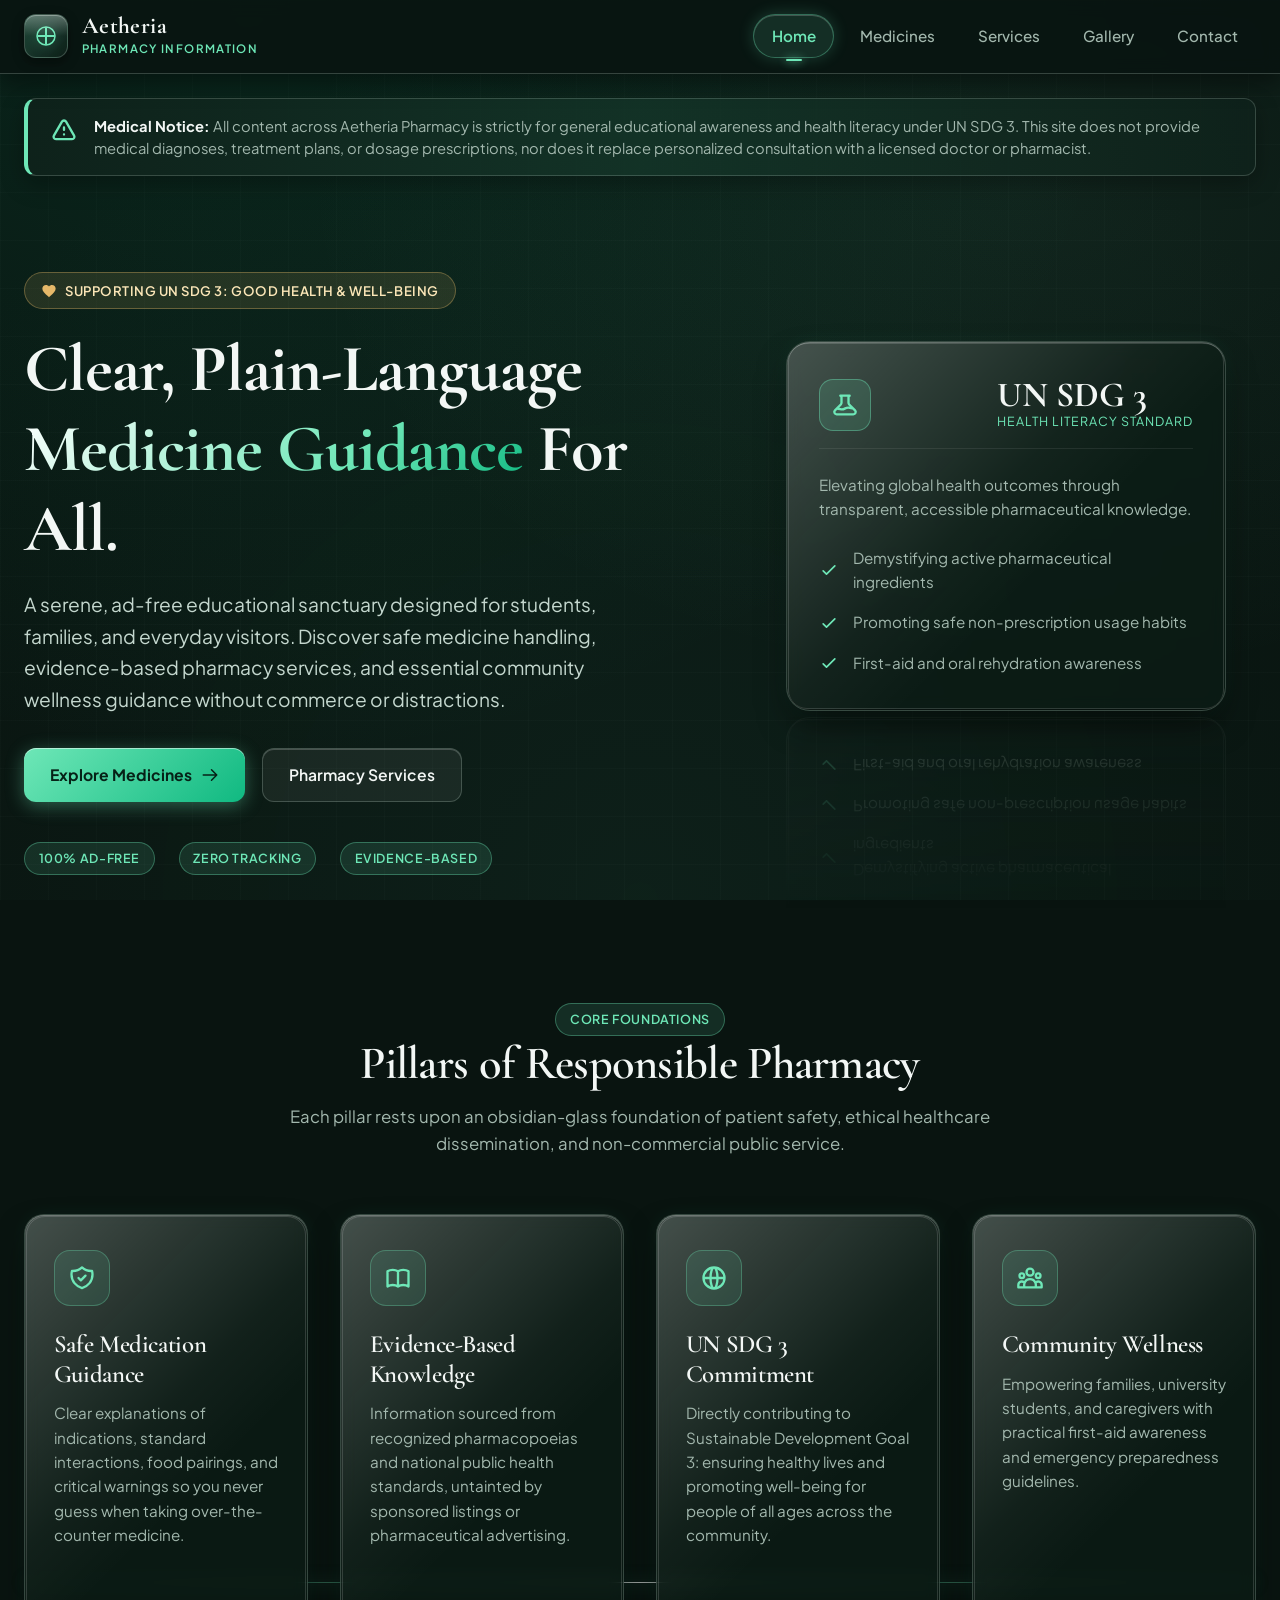
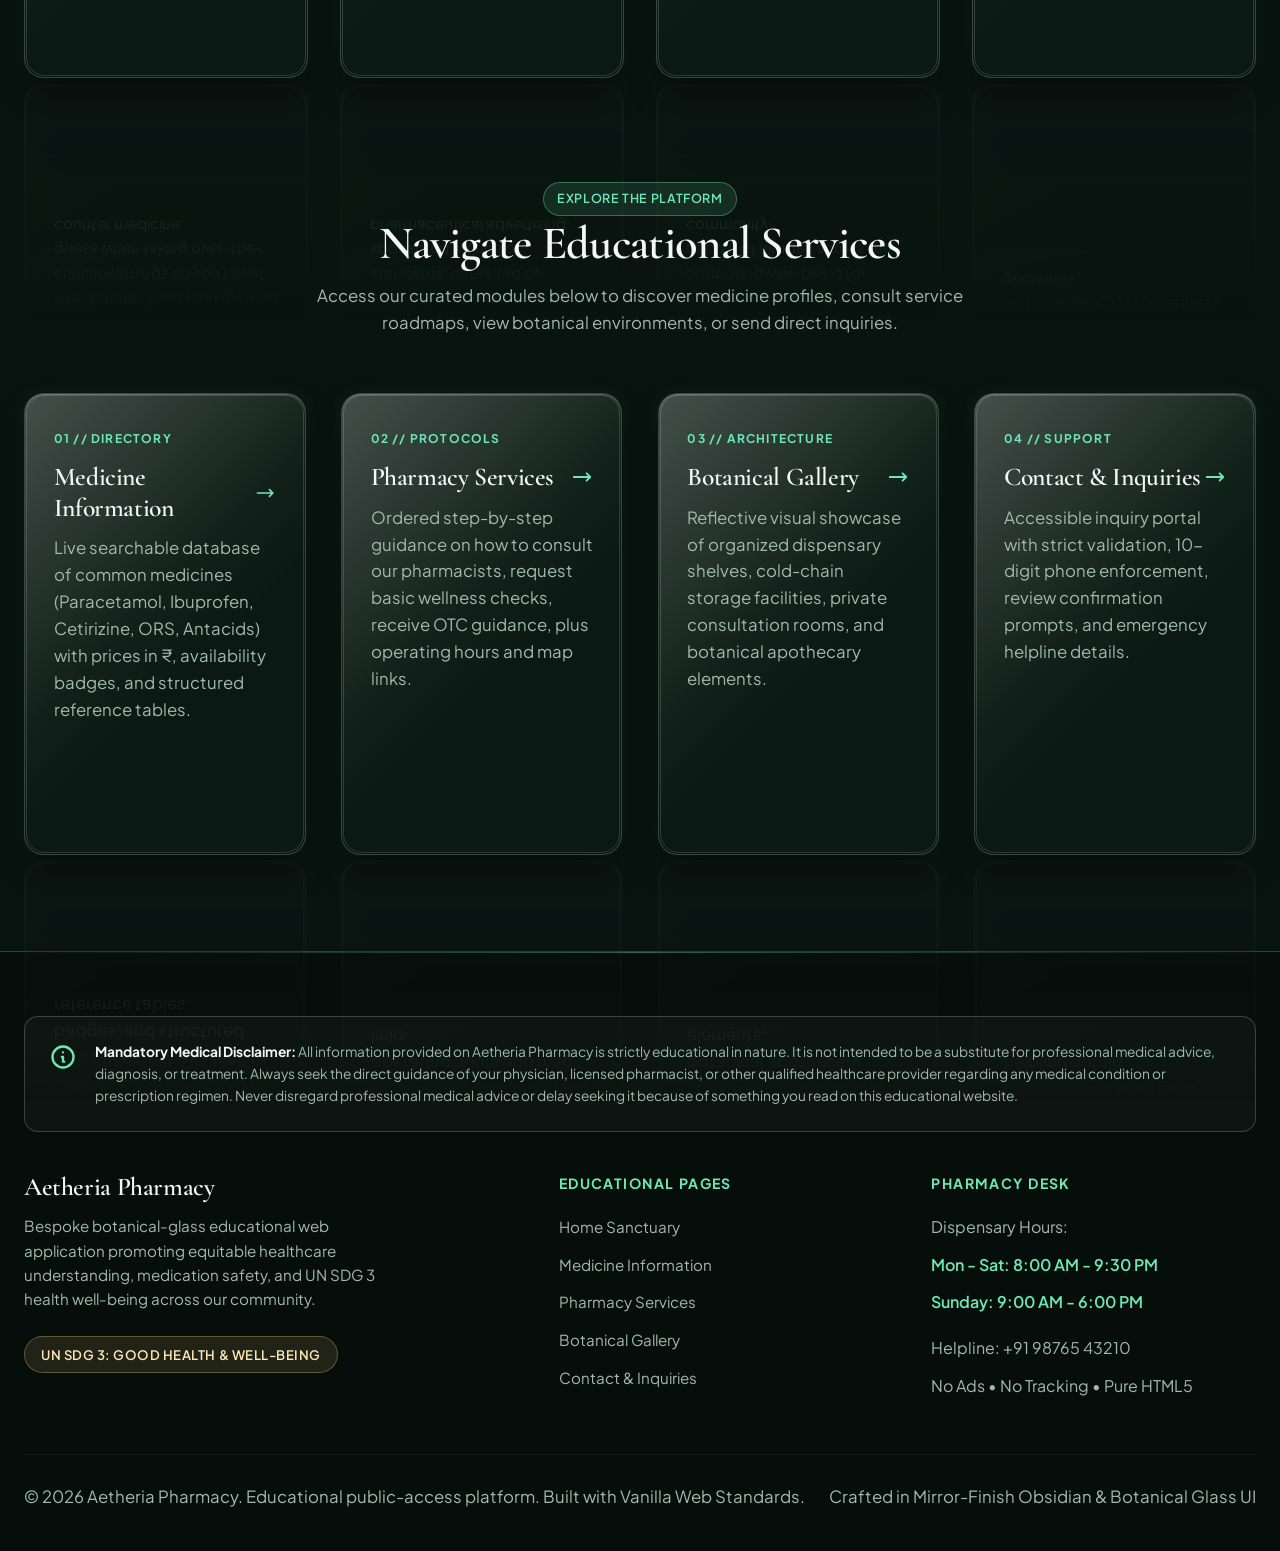
<file: index.html>
<!DOCTYPE html>
<html lang="en">
<head>
  <meta charset="UTF-8">
  <meta name="viewport" content="width=device-width, initial-scale=1.0">
  <meta name="description" content="Aetheria Pharmacy - Mirror-finish botanical glass pharmacy information portal. Providing students, families, and visitors with clear, ad-free, plain-language medicine education supporting UN SDG 3.">
  <title>Aetheria Pharmacy | Mirror-Finish Obsidian & Botanical Health Portal</title>
  <link rel="stylesheet" href="css/styles.css">
</head>
<body>
  <!-- Accessibility Skip Link -->
  <a href="#mainContent" class="skip-link">Skip to main content</a>

  <!-- Sticky Frosted-Mirror Header -->
  <header class="header-mirror" role="banner">
    <div class="container header-inner">
      <a href="index.html" class="brand-link" aria-label="Aetheria Pharmacy Home">
        <div class="brand-emblem" aria-hidden="true">
          <svg viewBox="0 0 24 24">
            <path stroke-linecap="round" stroke-linejoin="round" stroke-width="2" d="M12 4v16m8-8H4"></path>
            <circle cx="12" cy="12" r="9" stroke-width="1.5"></circle>
          </svg>
        </div>
        <div class="brand-meta">
          <span class="brand-title">Aetheria</span>
          <span class="brand-subtitle">Pharmacy Information</span>
        </div>
      </a>

      <!-- Desktop & Mobile Navigation -->
      <nav aria-label="Primary navigation">
        <button class="menu-toggle" type="button" aria-label="Toggle navigation menu" aria-expanded="false" aria-controls="primaryNavMenu">
          <svg viewBox="0 0 24 24" fill="none" stroke="currentColor">
            <path stroke-linecap="round" stroke-linejoin="round" stroke-width="2" d="M4 6h16M4 12h16M4 18h16"></path>
          </svg>
        </button>

        <ul class="nav-menu" id="primaryNavMenu">
          <li><a href="index.html" class="nav-link active">Home</a></li>
          <li><a href="medicines.html" class="nav-link">Medicines</a></li>
          <li><a href="services.html" class="nav-link">Services</a></li>
          <li><a href="gallery.html" class="nav-link">Gallery</a></li>
          <li><a href="contact.html" class="nav-link">Contact</a></li>
        </ul>
      </nav>
    </div>
  </header>

  <!-- Main Content Area -->
  <main id="mainContent" class="main-content">
    
    <!-- Top Medical Disclaimer Banner -->
    <div class="container" style="padding-top: 1.5rem;">
      <aside class="disclaimer-banner" role="note" aria-label="Educational Medical Disclaimer">
        <svg class="disclaimer-icon" viewBox="0 0 24 24" fill="none" stroke="currentColor" aria-hidden="true">
          <path stroke-linecap="round" stroke-linejoin="round" stroke-width="2" d="M12 9v2m0 4h.01m-6.938 4h13.856c1.54 0 2.502-1.667 1.732-3L13.732 4c-.77-1.333-2.694-1.333-3.464 0L3.34 16c-.77 1.333.192 3 1.732 3z"></path>
        </svg>
        <p class="disclaimer-text">
          <strong>Medical Notice:</strong> All content across Aetheria Pharmacy is strictly for general educational awareness and health literacy under UN SDG 3. This site does not provide medical diagnoses, treatment plans, or dosage prescriptions, nor does it replace personalized consultation with a licensed doctor or pharmacist.
        </p>
      </aside>
    </div>

    <!-- Editorial Hero Section -->
    <section class="section hero-section" aria-labelledby="heroTitle">
      <div class="container">
        <div class="hero-grid">
          
          <div class="hero-content">
            <div class="badge-sdg">
              <svg viewBox="0 0 24 24" aria-hidden="true">
                <path d="M12 21.35l-1.45-1.32C5.4 15.36 2 12.28 2 8.5 2 5.42 4.42 3 7.5 3c1.74 0 3.41.81 4.5 2.09C13.09 3.81 14.76 3 16.5 3 19.58 3 22 5.42 22 8.5c0 3.78-3.4 6.86-8.55 11.54L12 21.35z"/>
              </svg>
              Supporting UN SDG 3: Good Health & Well-Being
            </div>

            <h1 id="heroTitle">
              Clear, Plain-Language <br>
              <span class="gradient-text">Medicine Guidance</span> For All.
            </h1>

            <p class="hero-lead">
              A serene, ad-free educational sanctuary designed for students, families, and everyday visitors. Discover safe medicine handling, evidence-based pharmacy services, and essential community wellness guidance without commerce or distractions.
            </p>

            <div class="hero-actions">
              <a href="medicines.html" class="btn btn-primary">
                <span>Explore Medicines</span>
                <svg width="18" height="18" fill="none" stroke="currentColor" viewBox="0 0 24 24" aria-hidden="true"><path stroke-linecap="round" stroke-linejoin="round" stroke-width="2" d="M14 5l7 7m0 0l-7 7m7-7H3"></path></svg>
              </a>
              <a href="services.html" class="btn btn-glass">
                <span>Pharmacy Services</span>
              </a>
            </div>

            <div style="display: flex; gap: 1.5rem; flex-wrap: wrap;">
              <span class="badge-mint">100% Ad-Free</span>
              <span class="badge-mint">Zero Tracking</span>
              <span class="badge-mint">Evidence-Based</span>
            </div>
          </div>

          <!-- Hero Mirror-Counter Showcase Card (With -webkit-box-reflect) -->
          <div class="hero-mirror-showcase">
            <div class="hero-showcase-card specular-card mirror-reflect">
              <div class="showcase-header">
                <div class="showcase-icon-box" aria-hidden="true">
                  <svg fill="none" stroke="currentColor" viewBox="0 0 24 24">
                    <path stroke-linecap="round" stroke-linejoin="round" stroke-width="2" d="M19.428 15.428a2 2 0 00-1.022-.547l-2.387-.477a6 6 0 00-3.86.517l-.318.158a6 6 0 01-3.86.517L6.05 15.21a2 2 0 00-1.806.547M8 4h8l-1 1v5.172a2 2 0 00.586 1.414l5 5c1.26 1.26.367 3.414-1.415 3.414H4.828c-1.782 0-2.674-2.154-1.414-3.414l5-5A2 2 0 009 10.172V5L8 4z"></path>
                  </svg>
                </div>
                <div>
                  <div class="showcase-counter-stat">UN SDG 3</div>
                  <div class="showcase-counter-label">Health Literacy Standard</div>
                </div>
              </div>

              <p style="font-size: 0.95rem; margin-bottom: 1.5rem; color: var(--text-secondary-sage);">
                Elevating global health outcomes through transparent, accessible pharmaceutical knowledge.
              </p>

              <ul class="showcase-feature-list">
                <li class="showcase-feature-item">
                  <svg fill="none" stroke="currentColor" viewBox="0 0 24 24" aria-hidden="true"><path stroke-linecap="round" stroke-linejoin="round" stroke-width="2" d="M5 13l4 4L19 7"></path></svg>
                  <span>Demystifying active pharmaceutical ingredients</span>
                </li>
                <li class="showcase-feature-item">
                  <svg fill="none" stroke="currentColor" viewBox="0 0 24 24" aria-hidden="true"><path stroke-linecap="round" stroke-linejoin="round" stroke-width="2" d="M5 13l4 4L19 7"></path></svg>
                  <span>Promoting safe non-prescription usage habits</span>
                </li>
                <li class="showcase-feature-item">
                  <svg fill="none" stroke="currentColor" viewBox="0 0 24 24" aria-hidden="true"><path stroke-linecap="round" stroke-linejoin="round" stroke-width="2" d="M5 13l4 4L19 7"></path></svg>
                  <span>First-aid and oral rehydration awareness</span>
                </li>
              </ul>
            </div>
          </div>

        </div>
      </div>
    </section>

    <!-- Horizontal Mirror-Shelf Showcase of Core Pharmacy Pillars -->
    <section class="section" aria-labelledby="shelfTitle">
      <div class="container">
        
        <div class="shelf-header">
          <span class="badge-mint">Core Foundations</span>
          <h2 id="shelfTitle">Pillars of Responsible Pharmacy</h2>
          <p>Each pillar rests upon an obsidian-glass foundation of patient safety, ethical healthcare dissemination, and non-commercial public service.</p>
        </div>

        <div class="shelf-grid">
          <!-- Glass Shelf Base Plane -->
          <div class="shelf-floor-plane" aria-hidden="true"></div>

          <!-- Pillar 1 -->
          <article class="shelf-pillar-card specular-card mirror-reflect">
            <div class="pillar-icon" aria-hidden="true">
              <svg fill="none" stroke="currentColor" viewBox="0 0 24 24"><path stroke-linecap="round" stroke-linejoin="round" stroke-width="2" d="M9 12l2 2 4-4m5.618-4.016A11.955 11.955 0 0112 2.944a11.955 11.955 0 01-8.618 3.04A12.02 12.02 0 003 9c0 5.591 3.824 10.29 9 11.622 5.176-1.332 9-6.03 9-11.622 0-1.042-.133-2.052-.382-3.016z"></path></svg>
            </div>
            <h3>Safe Medication Guidance</h3>
            <p>Clear explanations of indications, standard interactions, food pairings, and critical warnings so you never guess when taking over-the-counter medicine.</p>
          </article>

          <!-- Pillar 2 -->
          <article class="shelf-pillar-card specular-card mirror-reflect">
            <div class="pillar-icon" aria-hidden="true">
              <svg fill="none" stroke="currentColor" viewBox="0 0 24 24"><path stroke-linecap="round" stroke-linejoin="round" stroke-width="2" d="M12 6.253v13m0-13C10.832 5.477 9.246 5 7.5 5S4.168 5.477 3 6.253v13C4.168 18.477 5.754 18 7.5 18s3.332.477 4.5 1.253m0-13C13.168 5.477 14.754 5 16.5 5c1.747 0 3.332.477 4.5 1.253v13C19.832 18.477 18.247 18 16.5 18c-1.746 0-3.332.477-4.5 1.253"></path></svg>
            </div>
            <h3>Evidence-Based Knowledge</h3>
            <p>Information sourced from recognized pharmacopoeias and national public health standards, untainted by sponsored listings or pharmaceutical advertising.</p>
          </article>

          <!-- Pillar 3 -->
          <article class="shelf-pillar-card specular-card mirror-reflect">
            <div class="pillar-icon" aria-hidden="true">
              <svg fill="none" stroke="currentColor" viewBox="0 0 24 24"><path stroke-linecap="round" stroke-linejoin="round" stroke-width="2" d="M21 12a9 9 0 01-9 9m9-9a9 9 0 00-9-9m9 9H3m9 9a9 9 0 01-9-9m9 9c1.657 0 3-4.03 3-9s-1.343-9-3-9m0 18c-1.657 0-3-4.03-3-9s1.343-9 3-9m-9 9a9 9 0 019-9"></path></svg>
            </div>
            <h3>UN SDG 3 Commitment</h3>
            <p>Directly contributing to Sustainable Development Goal 3: ensuring healthy lives and promoting well-being for people of all ages across the community.</p>
          </article>

          <!-- Pillar 4 -->
          <article class="shelf-pillar-card specular-card mirror-reflect">
            <div class="pillar-icon" aria-hidden="true">
              <svg fill="none" stroke="currentColor" viewBox="0 0 24 24"><path stroke-linecap="round" stroke-linejoin="round" stroke-width="2" d="M17 20h5v-2a3 3 0 00-5.356-1.857M17 20H7m10 0v-2c0-.656-.126-1.283-.356-1.857M7 20H2v-2a3 3 0 015.356-1.857M7 20v-2c0-.656.126-1.283.356-1.857m0 0a5.002 5.002 0 019.288 0M15 7a3 3 0 11-6 0 3 3 0 016 0zm6 3a2 2 0 11-4 0 2 2 0 014 0zM7 10a2 2 0 11-4 0 2 2 0 014 0z"></path></svg>
            </div>
            <h3>Community Wellness</h3>
            <p>Empowering families, university students, and caregivers with practical first-aid awareness and emergency preparedness guidelines.</p>
          </article>

        </div>
      </div>
    </section>

    <!-- Quick Navigation Specular Cards to All 4 Subpages -->
    <section class="section" aria-labelledby="quickNavTitle">
      <div class="container">
        
        <div class="shelf-header">
          <span class="badge-mint">Explore The Platform</span>
          <h2 id="quickNavTitle">Navigate Educational Services</h2>
          <p>Access our curated modules below to discover medicine profiles, consult service roadmaps, view botanical environments, or send direct inquiries.</p>
        </div>

        <div class="quick-nav-grid">
          
          <!-- Subpage 1: Medicine Information -->
          <a href="medicines.html" class="quick-nav-card specular-card mirror-reflect">
            <span class="quick-nav-badge">01 // Directory</span>
            <h3>
              <span>Medicine Information</span>
              <svg class="quick-nav-arrow" width="22" height="22" fill="none" stroke="currentColor" viewBox="0 0 24 24" aria-hidden="true"><path stroke-linecap="round" stroke-linejoin="round" stroke-width="2" d="M17 8l4 4m0 0l-4 4m4-4H3"></path></svg>
            </h3>
            <p>Live searchable database of common medicines (Paracetamol, Ibuprofen, Cetirizine, ORS, Antacids) with prices in ₹, availability badges, and structured reference tables.</p>
          </a>

          <!-- Subpage 2: Pharmacy Services -->
          <a href="services.html" class="quick-nav-card specular-card mirror-reflect">
            <span class="quick-nav-badge">02 // Protocols</span>
            <h3>
              <span>Pharmacy Services</span>
              <svg class="quick-nav-arrow" width="22" height="22" fill="none" stroke="currentColor" viewBox="0 0 24 24" aria-hidden="true"><path stroke-linecap="round" stroke-linejoin="round" stroke-width="2" d="M17 8l4 4m0 0l-4 4m4-4H3"></path></svg>
            </h3>
            <p>Ordered step-by-step guidance on how to consult our pharmacists, request basic wellness checks, receive OTC guidance, plus operating hours and map links.</p>
          </a>

          <!-- Subpage 3: Gallery -->
          <a href="gallery.html" class="quick-nav-card specular-card mirror-reflect">
            <span class="quick-nav-badge">03 // Architecture</span>
            <h3>
              <span>Botanical Gallery</span>
              <svg class="quick-nav-arrow" width="22" height="22" fill="none" stroke="currentColor" viewBox="0 0 24 24" aria-hidden="true"><path stroke-linecap="round" stroke-linejoin="round" stroke-width="2" d="M17 8l4 4m0 0l-4 4m4-4H3"></path></svg>
            </h3>
            <p>Reflective visual showcase of organized dispensary shelves, cold-chain storage facilities, private consultation rooms, and botanical apothecary elements.</p>
          </a>

          <!-- Subpage 4: Contact -->
          <a href="contact.html" class="quick-nav-card specular-card mirror-reflect">
            <span class="quick-nav-badge">04 // Support</span>
            <h3>
              <span>Contact & Inquiries</span>
              <svg class="quick-nav-arrow" width="22" height="22" fill="none" stroke="currentColor" viewBox="0 0 24 24" aria-hidden="true"><path stroke-linecap="round" stroke-linejoin="round" stroke-width="2" d="M17 8l4 4m0 0l-4 4m4-4H3"></path></svg>
            </h3>
            <p>Accessible inquiry portal with strict validation, 10-digit phone enforcement, review confirmation prompts, and emergency helpline details.</p>
          </a>

        </div>
      </div>
    </section>

  </main>

  <!-- Persistent Mirror-Obsidian Footer -->
  <footer class="footer-mirror" role="contentinfo">
    <div class="container">
      
      <!-- Persistent Medical Disclaimer Box in Footer -->
      <div class="footer-disclaimer-box" role="note" aria-label="Footer Medical Disclaimer">
        <svg viewBox="0 0 24 24" fill="none" stroke="currentColor" aria-hidden="true">
          <path stroke-linecap="round" stroke-linejoin="round" stroke-width="2" d="M13 16h-1v-4h-1m1-4h.01M21 12a9 9 0 11-18 0 9 9 0 0118 0z"></path>
        </svg>
        <p class="footer-disclaimer-text">
          <strong>Mandatory Medical Disclaimer:</strong> All information provided on Aetheria Pharmacy is strictly educational in nature. It is not intended to be a substitute for professional medical advice, diagnosis, or treatment. Always seek the direct guidance of your physician, licensed pharmacist, or other qualified healthcare provider regarding any medical condition or prescription regimen. Never disregard professional medical advice or delay seeking it because of something you read on this educational website.
        </p>
      </div>

      <div class="footer-grid">
        
        <div class="footer-brand">
          <h4>Aetheria Pharmacy</h4>
          <p>Bespoke botanical-glass educational web application promoting equitable healthcare understanding, medication safety, and UN SDG 3 health well-being across our community.</p>
          <div class="badge-sdg" style="margin-bottom: 0;">
            <span>UN SDG 3: Good Health & Well-being</span>
          </div>
        </div>

        <div class="footer-nav-col">
          <h5>Educational Pages</h5>
          <ul class="footer-links">
            <li><a href="index.html" class="footer-link">Home Sanctuary</a></li>
            <li><a href="medicines.html" class="footer-link">Medicine Information</a></li>
            <li><a href="services.html" class="footer-link">Pharmacy Services</a></li>
            <li><a href="gallery.html" class="footer-link">Botanical Gallery</a></li>
            <li><a href="contact.html" class="footer-link">Contact & Inquiries</a></li>
          </ul>
        </div>

        <div class="footer-nav-col">
          <h5>Pharmacy Desk</h5>
          <ul class="footer-links">
            <li style="color: var(--text-secondary-sage);">Dispensary Hours:</li>
            <li style="color: var(--accent-mint-chrome); font-weight: 600;">Mon - Sat: 8:00 AM - 9:30 PM</li>
            <li style="color: var(--accent-mint-chrome); font-weight: 600;">Sunday: 9:00 AM - 6:00 PM</li>
            <li style="color: var(--text-secondary-sage); margin-top: 0.5rem;">Helpline: +91 98765 43210</li>
            <li style="color: var(--text-secondary-sage);">No Ads &bull; No Tracking &bull; Pure HTML5</li>
          </ul>
        </div>

      </div>

      <div class="footer-bottom">
        <p>&copy; 2026 Aetheria Pharmacy. Educational public-access platform. Built with Vanilla Web Standards.</p>
        <p>Crafted in Mirror-Finish Obsidian & Botanical Glass UI</p>
      </div>

    </div>
  </footer>

  <script src="js/main.js"></script>
</body>
</html>
</file>
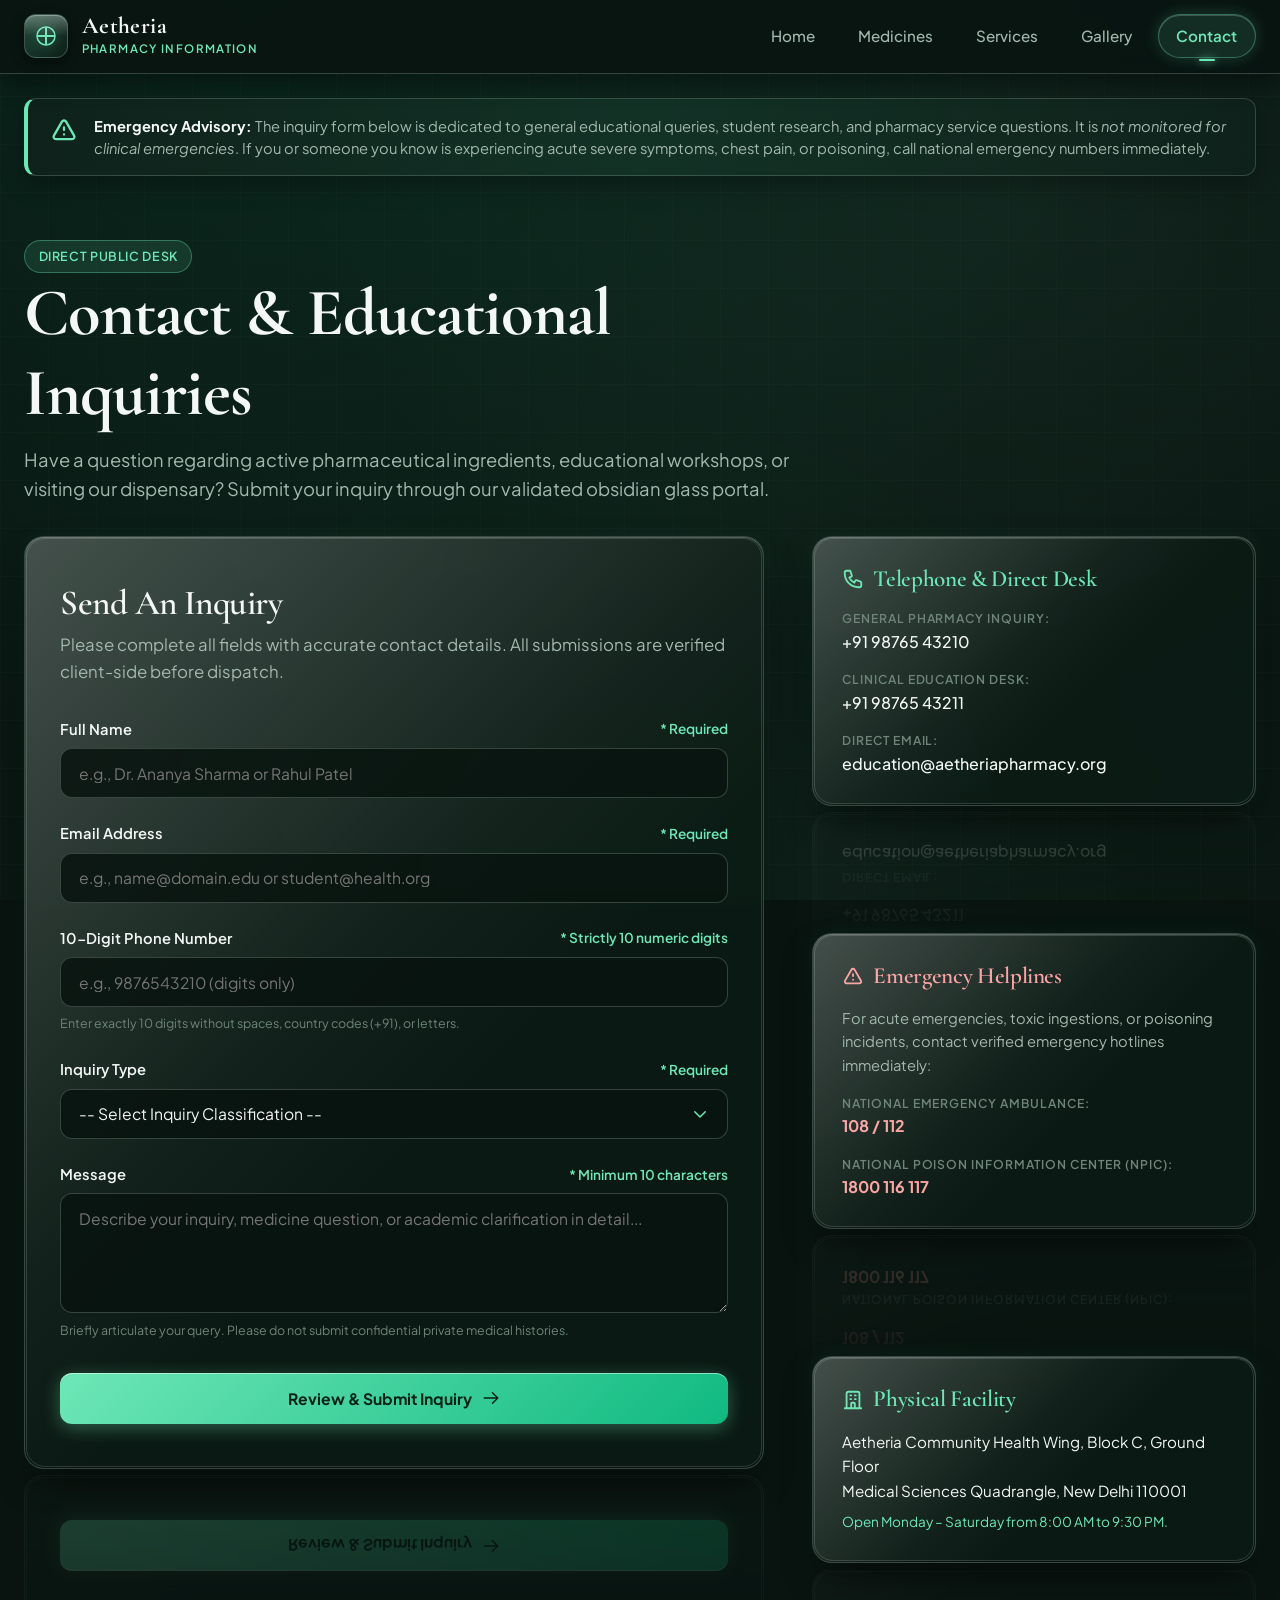
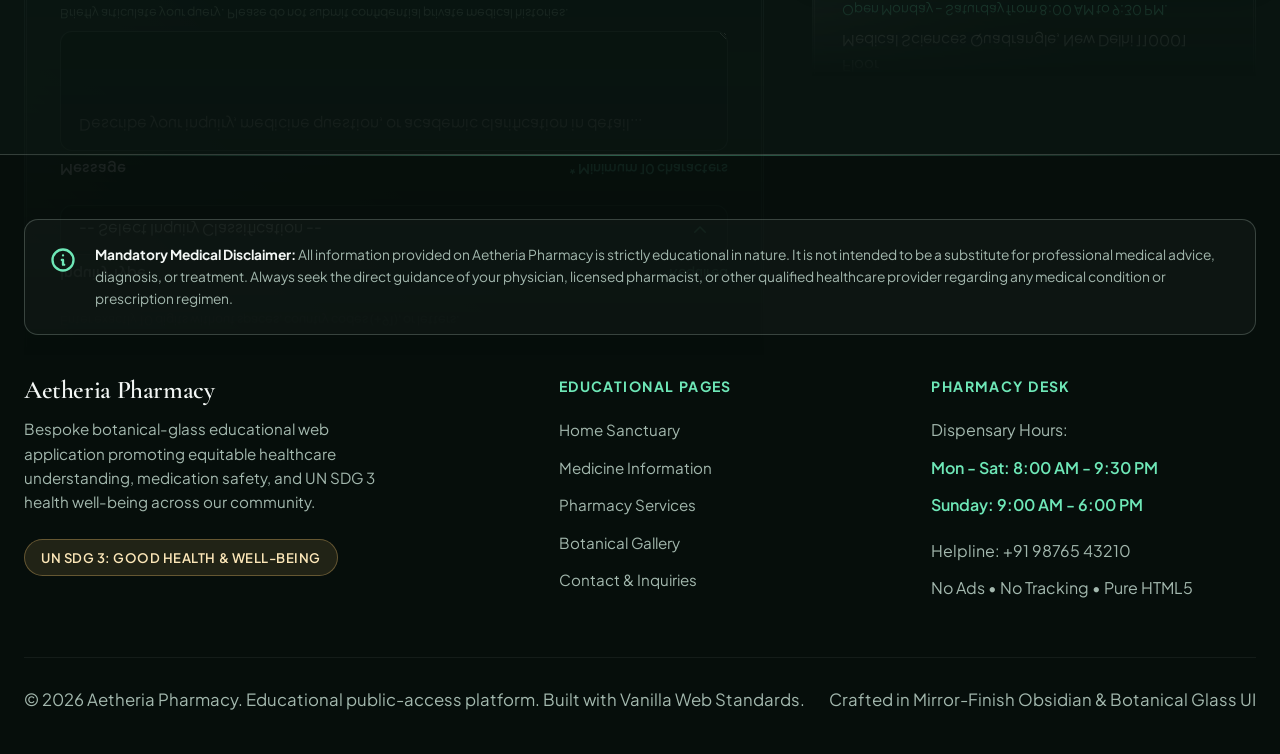
<file: contact.html>
<!DOCTYPE html>
<html lang="en">
<head>
  <meta charset="UTF-8">
  <meta name="viewport" content="width=device-width, initial-scale=1.0">
  <meta name="description" content="Aetheria Pharmacy - Contact & Inquiries. Accessible glass-framed inquiry portal with strict client-side validation, 10-digit phone enforcement, confirmation modals, and emergency pharmacy helpline details.">
  <title>Contact & Inquiries | Aetheria Pharmacy</title>
  <link rel="stylesheet" href="css/styles.css">
</head>
<body>
  <!-- Accessibility Skip Link -->
  <a href="#mainContent" class="skip-link">Skip to main content</a>

  <!-- Sticky Frosted-Mirror Header -->
  <header class="header-mirror" role="banner">
    <div class="container header-inner">
      <a href="index.html" class="brand-link" aria-label="Aetheria Pharmacy Home">
        <div class="brand-emblem" aria-hidden="true">
          <svg viewBox="0 0 24 24">
            <path stroke-linecap="round" stroke-linejoin="round" stroke-width="2" d="M12 4v16m8-8H4"></path>
            <circle cx="12" cy="12" r="9" stroke-width="1.5"></circle>
          </svg>
        </div>
        <div class="brand-meta">
          <span class="brand-title">Aetheria</span>
          <span class="brand-subtitle">Pharmacy Information</span>
        </div>
      </a>

      <!-- Desktop & Mobile Navigation -->
      <nav aria-label="Primary navigation">
        <button class="menu-toggle" type="button" aria-label="Toggle navigation menu" aria-expanded="false" aria-controls="primaryNavMenu">
          <svg viewBox="0 0 24 24" fill="none" stroke="currentColor">
            <path stroke-linecap="round" stroke-linejoin="round" stroke-width="2" d="M4 6h16M4 12h16M4 18h16"></path>
          </svg>
        </button>

        <ul class="nav-menu" id="primaryNavMenu">
          <li><a href="index.html" class="nav-link">Home</a></li>
          <li><a href="medicines.html" class="nav-link">Medicines</a></li>
          <li><a href="services.html" class="nav-link">Services</a></li>
          <li><a href="gallery.html" class="nav-link">Gallery</a></li>
          <li><a href="contact.html" class="nav-link active">Contact</a></li>
        </ul>
      </nav>
    </div>
  </header>

  <!-- Main Content Area -->
  <main id="mainContent" class="main-content">
    
    <!-- Top Medical Disclaimer Banner -->
    <div class="container" style="padding-top: 1.5rem;">
      <aside class="disclaimer-banner" role="note" aria-label="Educational Medical Disclaimer">
        <svg class="disclaimer-icon" viewBox="0 0 24 24" fill="none" stroke="currentColor" aria-hidden="true">
          <path stroke-linecap="round" stroke-linejoin="round" stroke-width="2" d="M12 9v2m0 4h.01m-6.938 4h13.856c1.54 0 2.502-1.667 1.732-3L13.732 4c-.77-1.333-2.694-1.333-3.464 0L3.34 16c-.77 1.333.192 3 1.732 3z"></path>
        </svg>
        <p class="disclaimer-text">
          <strong>Emergency Advisory:</strong> The inquiry form below is dedicated to general educational queries, student research, and pharmacy service questions. It is <em>not monitored for clinical emergencies</em>. If you or someone you know is experiencing acute severe symptoms, chest pain, or poisoning, call national emergency numbers immediately.
        </p>
      </aside>
    </div>

    <!-- Section Intro Header -->
    <section class="section" style="padding-top: 1.5rem; padding-bottom: 2rem;">
      <div class="container">
        <div style="max-width: 780px;">
          <span class="badge-mint">Direct Public Desk</span>
          <h1 style="margin-bottom: 0.75rem;">Contact & Educational Inquiries</h1>
          <p style="font-size: 1.15rem; color: var(--text-secondary-sage);">
            Have a question regarding active pharmaceutical ingredients, educational workshops, or visiting our dispensary? Submit your inquiry through our validated obsidian glass portal.
          </p>
        </div>
      </div>
    </section>

    <!-- Contact Form & Sidebar Layout -->
    <section class="section" style="padding-top: 0;" aria-label="Contact information and form">
      <div class="container">
        
        <!-- Submission Success Alert Banner -->
        <div id="contactSuccessBanner" class="submit-success-banner specular-card" role="alert">
          <div style="display: flex; align-items: flex-start; gap: 1rem;">
            <div style="width: 44px; height: 44px; border-radius: 50%; background: rgba(110,231,183,0.2); border: 1px solid var(--accent-mint-chrome); display: flex; align-items: center; justify-content: center; flex-shrink: 0; color: var(--accent-mint-chrome);">
              <svg width="24" height="24" fill="none" stroke="currentColor" viewBox="0 0 24 24"><path stroke-linecap="round" stroke-linejoin="round" stroke-width="2" d="M5 13l4 4L19 7"></path></svg>
            </div>
            <div>
              <h3 style="font-size: 1.6rem; margin-bottom: 0.35rem; color: var(--text-primary-ice);">Inquiry Confirmed & Logged</h3>
              <p style="color: var(--text-secondary-sage); font-size: 0.95rem; margin-bottom: 0.5rem;">
                Thank you. Your educational inquiry has been safely received. A pharmacist or health educator will review your note and respond within 24 hours.
              </p>
              <div style="font-size: 0.85rem; color: var(--accent-mint-chrome); font-weight: 600;">
                Reference Ticket ID: <span id="submissionRefId" style="font-family: monospace; letter-spacing: 0.08em; background: rgba(0,0,0,0.4); padding: 0.2rem 0.6rem; border-radius: 6px;">APH-892104</span>
              </div>
            </div>
          </div>
        </div>

        <div class="contact-layout-grid">
          
          <!-- Glass-Framed Accessible Inquiry Form -->
          <div class="form-mirror-panel specular-card mirror-reflect">
            <div class="form-header">
              <h2>Send An Inquiry</h2>
              <p>Please complete all fields with accurate contact details. All submissions are verified client-side before dispatch.</p>
            </div>

            <form id="pharmacyContactForm" class="contact-form" novalidate>
              
              <!-- Full Name Field -->
              <div class="form-group">
                <label for="fullName" class="form-label">
                  <span>Full Name</span>
                  <span class="req">* Required</span>
                </label>
                <input 
                  type="text" 
                  id="fullName" 
                  name="fullName" 
                  class="form-input" 
                  placeholder="e.g., Dr. Ananya Sharma or Rahul Patel" 
                  required
                  aria-describedby="nameError"
                  autocomplete="name"
                >
                <div id="nameError" class="form-error-msg" role="alert"></div>
              </div>

              <!-- Email Address Field -->
              <div class="form-group">
                <label for="emailAddress" class="form-label">
                  <span>Email Address</span>
                  <span class="req">* Required</span>
                </label>
                <input 
                  type="email" 
                  id="emailAddress" 
                  name="emailAddress" 
                  class="form-input" 
                  placeholder="e.g., name@domain.edu or student@health.org" 
                  required
                  aria-describedby="emailError"
                  autocomplete="email"
                >
                <div id="emailError" class="form-error-msg" role="alert"></div>
              </div>

              <!-- 10-Digit Phone Number Field -->
              <div class="form-group">
                <label for="phoneNumber" class="form-label">
                  <span>10-Digit Phone Number</span>
                  <span class="req">* Strictly 10 numeric digits</span>
                </label>
                <input 
                  type="tel" 
                  id="phoneNumber" 
                  name="phoneNumber" 
                  class="form-input" 
                  placeholder="e.g., 9876543210 (digits only)" 
                  maxlength="10"
                  pattern="[0-9]{10}"
                  inputmode="numeric"
                  required
                  aria-describedby="phoneHint phoneError"
                  autocomplete="tel"
                >
                <span id="phoneHint" class="form-hint">Enter exactly 10 digits without spaces, country codes (+91), or letters.</span>
                <div id="phoneError" class="form-error-msg" role="alert"></div>
              </div>

              <!-- Inquiry Type Dropdown -->
              <div class="form-group">
                <label for="inquiryType" class="form-label">
                  <span>Inquiry Type</span>
                  <span class="req">* Required</span>
                </label>
                <select id="inquiryType" name="inquiryType" class="form-select" required aria-describedby="inquiryError">
                  <option value="" disabled selected>-- Select Inquiry Classification --</option>
                  <option value="General Information">General Pharmacy Information</option>
                  <option value="Medicine Guidance">Non-Prescription Medicine Guidance</option>
                  <option value="Service Availability">Dispensary Service Availability</option>
                  <option value="Wellness Check">Basic Wellness & Vitals Check</option>
                  <option value="Student Project">Student Project / Educational Academic Query</option>
                </select>
                <div id="inquiryError" class="form-error-msg" role="alert"></div>
              </div>

              <!-- Message Field (minimum 10 characters) -->
              <div class="form-group">
                <label for="messageText" class="form-label">
                  <span>Message</span>
                  <span class="req">* Minimum 10 characters</span>
                </label>
                <textarea 
                  id="messageText" 
                  name="messageText" 
                  class="form-textarea" 
                  placeholder="Describe your inquiry, medicine question, or academic clarification in detail..." 
                  rows="4"
                  minlength="10"
                  required
                  aria-describedby="messageHint messageError"
                ></textarea>
                <span id="messageHint" class="form-hint">Briefly articulate your query. Please do not submit confidential private medical histories.</span>
                <div id="messageError" class="form-error-msg" role="alert"></div>
              </div>

              <!-- Submit Button -->
              <div style="margin-top: 0.5rem;">
                <button type="submit" class="btn btn-primary" style="width: 100%; padding-block: 1rem;">
                  <span>Review & Submit Inquiry</span>
                  <svg width="18" height="18" fill="none" stroke="currentColor" viewBox="0 0 24 24" aria-hidden="true"><path stroke-linecap="round" stroke-linejoin="round" stroke-width="2" d="M14 5l7 7m0 0l-7 7m7-7H3"></path></svg>
                </button>
              </div>

            </form>
          </div>

          <!-- Contact Sidebar Information Panels -->
          <div class="contact-info-stack">
            
            <!-- Direct Helplines -->
            <article class="info-card specular-card mirror-reflect">
              <h3>
                <svg fill="none" stroke="currentColor" viewBox="0 0 24 24" aria-hidden="true"><path stroke-linecap="round" stroke-linejoin="round" stroke-width="2" d="M3 5a2 2 0 012-2h3.28a1 1 0 01.948.684l1.498 4.493a1 1 0 01-.502 1.21l-2.257 1.13a11.042 11.042 0 005.516 5.516l1.13-2.257a1 1 0 011.21-.502l4.493 1.498a1 1 0 01.684.949V19a2 2 0 01-2 2h-1C9.716 21 3 14.284 3 6V5z"></path></svg>
                Telephone & Direct Desk
              </h3>
              <ul class="info-list">
                <li class="info-list-item">
                  <span class="info-label">General Pharmacy Inquiry:</span>
                  <span class="info-val">+91 98765 43210</span>
                </li>
                <li class="info-list-item">
                  <span class="info-label">Clinical Education Desk:</span>
                  <span class="info-val">+91 98765 43211</span>
                </li>
                <li class="info-list-item">
                  <span class="info-label">Direct Email:</span>
                  <span class="info-val">education@aetheriapharmacy.org</span>
                </li>
              </ul>
            </article>

            <!-- Emergency Helplines Notice -->
            <article class="info-card specular-card mirror-reflect">
              <h3 style="color: #fca5a5;">
                <svg fill="none" stroke="currentColor" viewBox="0 0 24 24" aria-hidden="true"><path stroke-linecap="round" stroke-linejoin="round" stroke-width="2" d="M12 9v2m0 4h.01m-6.938 4h13.856c1.54 0 2.502-1.667 1.732-3L13.732 4c-.77-1.333-2.694-1.333-3.464 0L3.34 16c-.77 1.333.192 3 1.732 3z"></path></svg>
                Emergency Helplines
              </h3>
              <p style="font-size: 0.92rem; margin-bottom: 1rem; color: var(--text-secondary-sage);">
                For acute emergencies, toxic ingestions, or poisoning incidents, contact verified emergency hotlines immediately:
              </p>
              <ul class="info-list">
                <li class="info-list-item">
                  <span class="info-label">National Emergency Ambulance:</span>
                  <span class="info-val" style="color: #fca5a5; font-weight: 700;">108 / 112</span>
                </li>
                <li class="info-list-item">
                  <span class="info-label">National Poison Information Center (NPIC):</span>
                  <span class="info-val" style="color: #fca5a5; font-weight: 700;">1800 116 117</span>
                </li>
              </ul>
            </article>

            <!-- Pharmacy Location -->
            <article class="info-card specular-card mirror-reflect">
              <h3>
                <svg fill="none" stroke="currentColor" viewBox="0 0 24 24" aria-hidden="true"><path stroke-linecap="round" stroke-linejoin="round" stroke-width="2" d="M19 21V5a2 2 0 00-2-2H7a2 2 0 00-2 2v16m14 0h2m-2 0h-5m-9 0H3m2 0h5M9 7h1m-1 4h1m4-4h1m-1 4h1m-5 10v-5a1 1 0 011-1h2a1 1 0 011 1v5m-4 0h4"></path></svg>
                Physical Facility
              </h3>
              <p style="font-size: 0.95rem; color: var(--text-primary-ice); margin-bottom: 0.5rem;">
                Aetheria Community Health Wing, Block C, Ground Floor<br>
                Medical Sciences Quadrangle, New Delhi 110001
              </p>
              <div style="font-size: 0.85rem; color: var(--accent-mint-chrome);">
                Open Monday &ndash; Saturday from 8:00 AM to 9:30 PM.
              </div>
            </article>

          </div>

        </div>

      </div>
    </section>

  </main>

  <!-- Client-Side Confirmation Modal Dialog (Prompts user before submission) -->
  <div id="contactConfirmationModal" class="modal-confirm-overlay" role="dialog" aria-modal="true" aria-labelledby="confirmModalTitle">
    <div class="modal-confirm-box">
      <h3 id="confirmModalTitle">Confirm Submission</h3>
      <p style="color: var(--text-secondary-sage); font-size: 0.95rem;">
        Please review your inquiry details below before confirming dispatch to our pharmacy education team:
      </p>

      <div class="modal-review-list">
        <div class="modal-review-row">
          <span class="modal-review-label">Full Name:</span>
          <span id="modalReviewName" class="modal-review-value"></span>
        </div>
        <div class="modal-review-row">
          <span class="modal-review-label">Email:</span>
          <span id="modalReviewEmail" class="modal-review-value"></span>
        </div>
        <div class="modal-review-row">
          <span class="modal-review-label">Phone Number:</span>
          <span id="modalReviewPhone" class="modal-review-value"></span>
        </div>
        <div class="modal-review-row">
          <span class="modal-review-label">Inquiry Classification:</span>
          <span id="modalReviewInquiry" class="modal-review-value"></span>
        </div>
        <div class="modal-review-row" style="flex-direction: column; gap: 0.25rem;">
          <span class="modal-review-label">Message Preview:</span>
          <span id="modalReviewMessage" style="color: var(--text-primary-ice); font-size: 0.9rem; font-style: italic; max-width: 100%; white-space: normal; line-height: 1.4;"></span>
        </div>
      </div>

      <p style="font-size: 0.82rem; color: var(--text-muted-dark); margin-bottom: 1rem;">
        By confirming, you acknowledge that this submission is for educational inquiry purposes and not for medical emergency response.
      </p>

      <div class="modal-actions">
        <button type="button" id="btnCancelSubmission" class="btn btn-glass" style="padding: 0.65rem 1.25rem;">Edit Details</button>
        <button type="button" id="btnConfirmSubmission" class="btn btn-primary" style="padding: 0.65rem 1.4rem;">Confirm & Send</button>
      </div>
    </div>
  </div>

  <!-- Persistent Mirror-Obsidian Footer -->
  <footer class="footer-mirror" role="contentinfo">
    <div class="container">
      
      <!-- Persistent Medical Disclaimer Box in Footer -->
      <div class="footer-disclaimer-box" role="note" aria-label="Footer Medical Disclaimer">
        <svg viewBox="0 0 24 24" fill="none" stroke="currentColor" aria-hidden="true">
          <path stroke-linecap="round" stroke-linejoin="round" stroke-width="2" d="M13 16h-1v-4h-1m1-4h.01M21 12a9 9 0 11-18 0 9 9 0 0118 0z"></path>
        </svg>
        <p class="footer-disclaimer-text">
          <strong>Mandatory Medical Disclaimer:</strong> All information provided on Aetheria Pharmacy is strictly educational in nature. It is not intended to be a substitute for professional medical advice, diagnosis, or treatment. Always seek the direct guidance of your physician, licensed pharmacist, or other qualified healthcare provider regarding any medical condition or prescription regimen.
        </p>
      </div>

      <div class="footer-grid">
        
        <div class="footer-brand">
          <h4>Aetheria Pharmacy</h4>
          <p>Bespoke botanical-glass educational web application promoting equitable healthcare understanding, medication safety, and UN SDG 3 health well-being across our community.</p>
          <div class="badge-sdg" style="margin-bottom: 0;">
            <span>UN SDG 3: Good Health & Well-being</span>
          </div>
        </div>

        <div class="footer-nav-col">
          <h5>Educational Pages</h5>
          <ul class="footer-links">
            <li><a href="index.html" class="footer-link">Home Sanctuary</a></li>
            <li><a href="medicines.html" class="footer-link">Medicine Information</a></li>
            <li><a href="services.html" class="footer-link">Pharmacy Services</a></li>
            <li><a href="gallery.html" class="footer-link">Botanical Gallery</a></li>
            <li><a href="contact.html" class="footer-link">Contact & Inquiries</a></li>
          </ul>
        </div>

        <div class="footer-nav-col">
          <h5>Pharmacy Desk</h5>
          <ul class="footer-links">
            <li style="color: var(--text-secondary-sage);">Dispensary Hours:</li>
            <li style="color: var(--accent-mint-chrome); font-weight: 600;">Mon - Sat: 8:00 AM - 9:30 PM</li>
            <li style="color: var(--accent-mint-chrome); font-weight: 600;">Sunday: 9:00 AM - 6:00 PM</li>
            <li style="color: var(--text-secondary-sage); margin-top: 0.5rem;">Helpline: +91 98765 43210</li>
            <li style="color: var(--text-secondary-sage);">No Ads &bull; No Tracking &bull; Pure HTML5</li>
          </ul>
        </div>

      </div>

      <div class="footer-bottom">
        <p>&copy; 2026 Aetheria Pharmacy. Educational public-access platform. Built with Vanilla Web Standards.</p>
        <p>Crafted in Mirror-Finish Obsidian & Botanical Glass UI</p>
      </div>

    </div>
  </footer>

  <script src="js/main.js"></script>
</body>
</html>
</file>
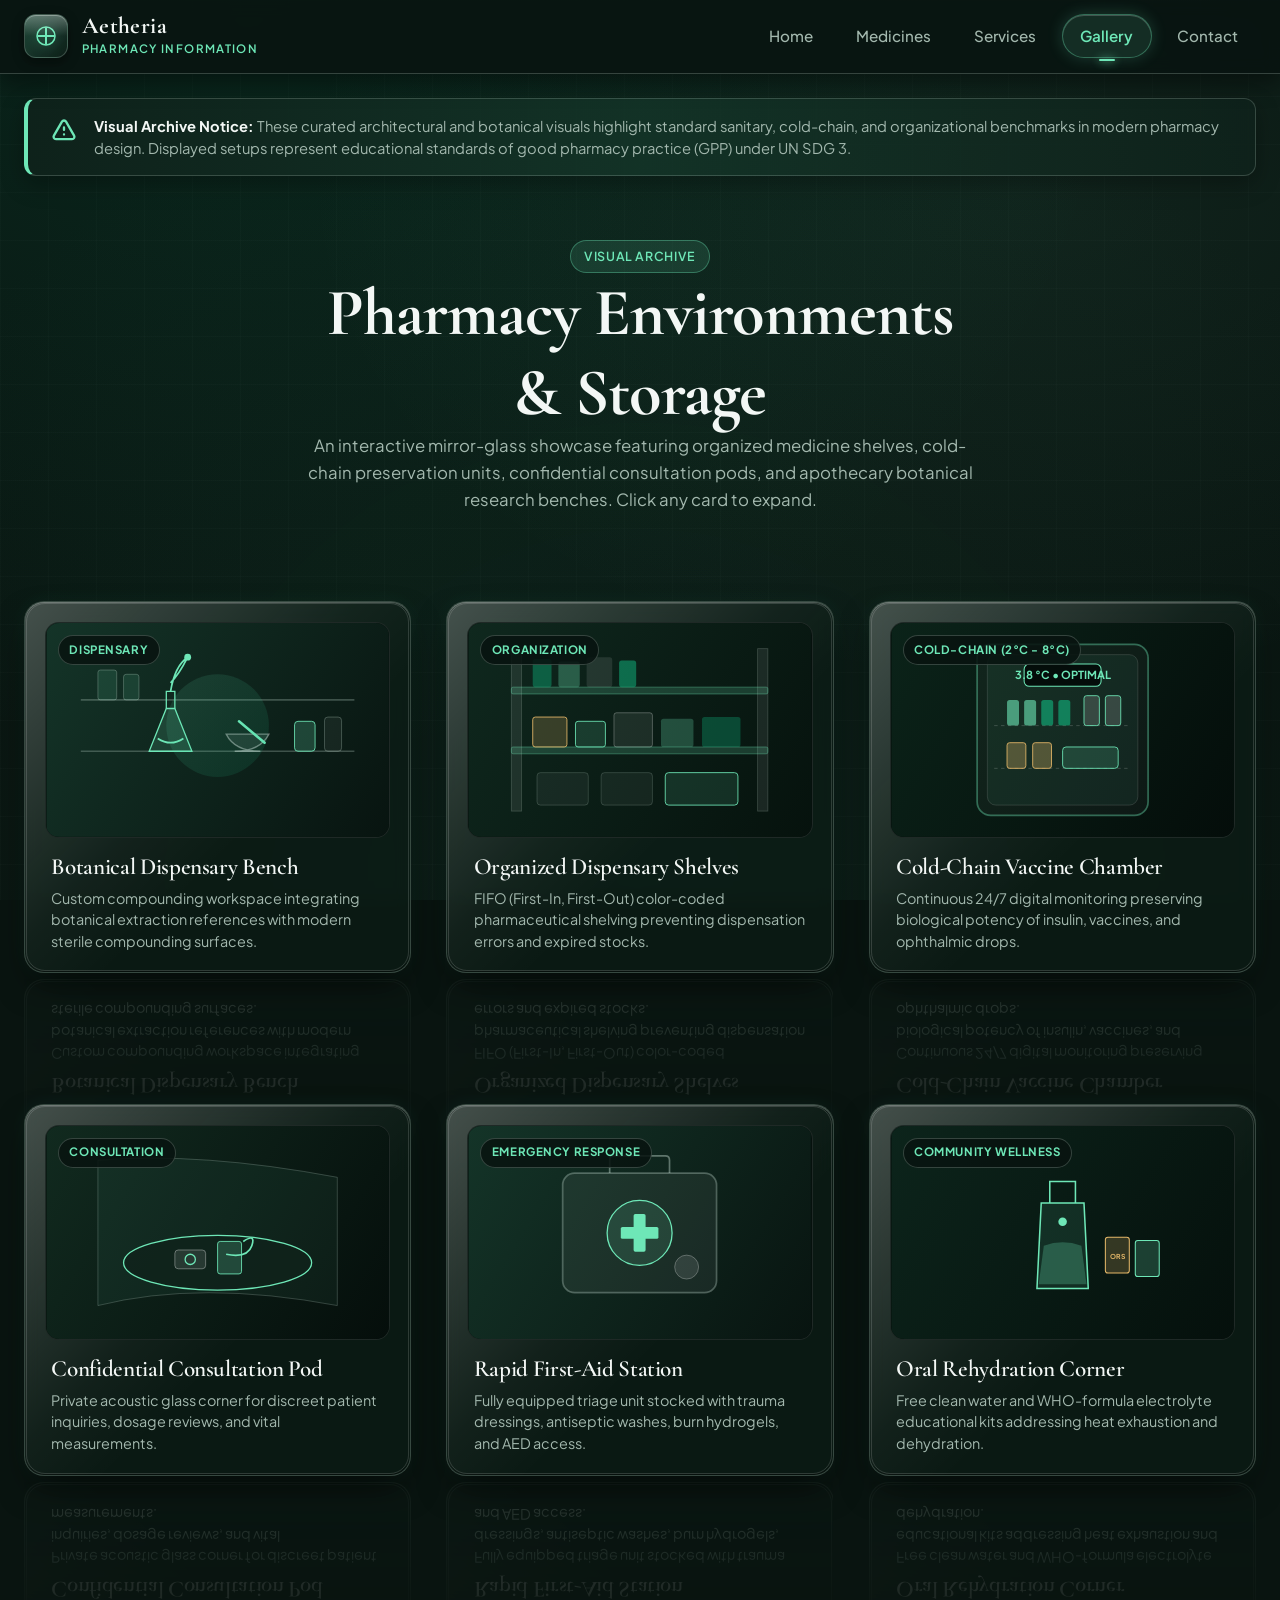
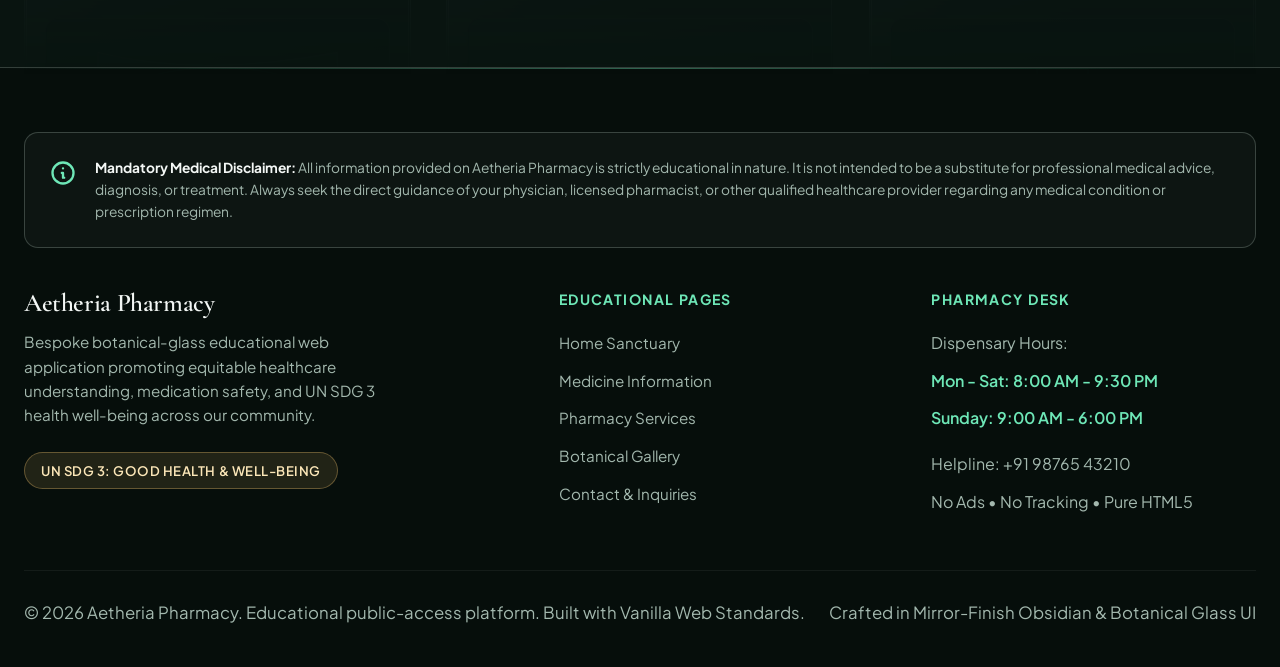
<file: gallery.html>
<!DOCTYPE html>
<html lang="en">
<head>
  <meta charset="UTF-8">
  <meta name="viewport" content="width=device-width, initial-scale=1.0">
  <meta name="description" content="Aetheria Pharmacy - Botanical Gallery. Explore our reflective obsidian-glass showcases of pharmacy environments, organized medicine shelves, cold-chain storage, and health awareness spaces.">
  <title>Botanical Gallery | Aetheria Pharmacy</title>
  <link rel="stylesheet" href="css/styles.css">
</head>
<body>
  <!-- Accessibility Skip Link -->
  <a href="#mainContent" class="skip-link">Skip to main content</a>

  <!-- Sticky Frosted-Mirror Header -->
  <header class="header-mirror" role="banner">
    <div class="container header-inner">
      <a href="index.html" class="brand-link" aria-label="Aetheria Pharmacy Home">
        <div class="brand-emblem" aria-hidden="true">
          <svg viewBox="0 0 24 24">
            <path stroke-linecap="round" stroke-linejoin="round" stroke-width="2" d="M12 4v16m8-8H4"></path>
            <circle cx="12" cy="12" r="9" stroke-width="1.5"></circle>
          </svg>
        </div>
        <div class="brand-meta">
          <span class="brand-title">Aetheria</span>
          <span class="brand-subtitle">Pharmacy Information</span>
        </div>
      </a>

      <!-- Desktop & Mobile Navigation -->
      <nav aria-label="Primary navigation">
        <button class="menu-toggle" type="button" aria-label="Toggle navigation menu" aria-expanded="false" aria-controls="primaryNavMenu">
          <svg viewBox="0 0 24 24" fill="none" stroke="currentColor">
            <path stroke-linecap="round" stroke-linejoin="round" stroke-width="2" d="M4 6h16M4 12h16M4 18h16"></path>
          </svg>
        </button>

        <ul class="nav-menu" id="primaryNavMenu">
          <li><a href="index.html" class="nav-link">Home</a></li>
          <li><a href="medicines.html" class="nav-link">Medicines</a></li>
          <li><a href="services.html" class="nav-link">Services</a></li>
          <li><a href="gallery.html" class="nav-link active">Gallery</a></li>
          <li><a href="contact.html" class="nav-link">Contact</a></li>
        </ul>
      </nav>
    </div>
  </header>

  <!-- Main Content Area -->
  <main id="mainContent" class="main-content">
    
    <!-- Top Medical Disclaimer Banner -->
    <div class="container" style="padding-top: 1.5rem;">
      <aside class="disclaimer-banner" role="note" aria-label="Educational Medical Disclaimer">
        <svg class="disclaimer-icon" viewBox="0 0 24 24" fill="none" stroke="currentColor" aria-hidden="true">
          <path stroke-linecap="round" stroke-linejoin="round" stroke-width="2" d="M12 9v2m0 4h.01m-6.938 4h13.856c1.54 0 2.502-1.667 1.732-3L13.732 4c-.77-1.333-2.694-1.333-3.464 0L3.34 16c-.77 1.333.192 3 1.732 3z"></path>
        </svg>
        <p class="disclaimer-text">
          <strong>Visual Archive Notice:</strong> These curated architectural and botanical visuals highlight standard sanitary, cold-chain, and organizational benchmarks in modern pharmacy design. Displayed setups represent educational standards of good pharmacy practice (GPP) under UN SDG 3.
        </p>
      </aside>
    </div>

    <!-- Gallery Intro -->
    <section class="section" style="padding-top: 1.5rem; padding-bottom: 2rem;">
      <div class="container">
        <div class="gallery-intro">
          <span class="badge-mint">Visual Archive</span>
          <h1>Pharmacy Environments & Storage</h1>
          <p>
            An interactive mirror-glass showcase featuring organized medicine shelves, cold-chain preservation units, confidential consultation pods, and apothecary botanical research benches. Click any card to expand.
          </p>
        </div>
      </div>
    </section>

    <!-- Responsive Mirror-Gallery Grid (With -webkit-box-reflect) -->
    <section class="section" style="padding-top: 0;" aria-label="Pharmacy image gallery">
      <div class="container">
        
        <div class="gallery-grid">
          
          <!-- Gallery Item 1: Botanical Dispensary -->
          <article class="gallery-frame-card specular-card mirror-reflect" tabindex="0" role="button" aria-haspopup="dialog" aria-label="View Botanical Dispensary Bench">
            <div class="gallery-media-wrapper">
              <span class="gallery-tag-pill">Dispensary</span>
              <svg viewBox="0 0 400 250" fill="none" xmlns="http://www.w3.org/2000/svg" role="img" aria-label="Contemporary Botanical Dispensary Bench Illustration">
                <rect width="400" height="250" fill="#0A1813"/>
                <defs>
                  <linearGradient id="grad1" x1="0" y1="0" x2="400" y2="250" gradientUnits="userSpaceOnUse">
                    <stop stop-color="#143428"/>
                    <stop offset="1" stop-color="#081410"/>
                  </linearGradient>
                  <linearGradient id="mintGrad" x1="0" y1="0" x2="1" y2="1">
                    <stop stop-color="#6EE7B7"/>
                    <stop offset="1" stop-color="#10B981"/>
                  </linearGradient>
                </defs>
                <rect width="400" height="250" fill="url(#grad1)"/>
                <!-- Glass shelves background -->
                <line x1="40" y1="90" x2="360" y2="90" stroke="rgba(212,235,224,0.25)" stroke-width="2"/>
                <line x1="40" y1="150" x2="360" y2="150" stroke="rgba(212,235,224,0.25)" stroke-width="2"/>
                <!-- Chemical glassware & botanical flasks -->
                <path d="M120 150 L140 100 L150 100 L170 150 Z" fill="rgba(110,231,183,0.15)" stroke="#6EE7B7" stroke-width="1.5"/>
                <path d="M140 100 L140 80 L150 80 L150 100" stroke="#6EE7B7" stroke-width="1.5"/>
                <path d="M130 135 Q145 145 160 135" stroke="#6EE7B7" stroke-width="2"/>
                <!-- Botanical Leaf Sprig in flask -->
                <path d="M145 80 Q150 50 165 40 Q155 60 145 70" stroke="#6EE7B7" stroke-width="2" fill="none"/>
                <circle cx="165" cy="40" r="4" fill="#6EE7B7"/>
                <!-- Mortar and Pestle -->
                <path d="M220 150 Q250 150 260 130 L210 130 Q220 150 250 150 Z" fill="rgba(255,255,255,0.08)" stroke="rgba(255,255,255,0.4)" stroke-width="1.5"/>
                <line x1="225" y1="115" x2="255" y2="140" stroke="#6EE7B7" stroke-width="3" stroke-linecap="round"/>
                <!-- Shelf medicine bottles -->
                <rect x="60" y="55" width="22" height="35" rx="3" fill="rgba(110,231,183,0.12)" stroke="rgba(212,235,224,0.3)"/>
                <rect x="90" y="60" width="18" height="30" rx="3" fill="rgba(110,231,183,0.12)" stroke="rgba(212,235,224,0.3)"/>
                <rect x="290" y="115" width="24" height="35" rx="4" fill="rgba(110,231,183,0.2)" stroke="#6EE7B7"/>
                <rect x="325" y="110" width="20" height="40" rx="4" fill="rgba(255,255,255,0.05)" stroke="rgba(212,235,224,0.3)"/>
                <!-- Ambient Glow Core -->
                <circle cx="200" cy="120" r="60" fill="url(#mintGrad)" opacity="0.12"/>
              </svg>
              <div class="gallery-zoom-icon" aria-hidden="true">
                <svg width="20" height="20" fill="none" stroke="currentColor" viewBox="0 0 24 24"><path stroke-linecap="round" stroke-linejoin="round" stroke-width="2" d="M21 21l-6-6m2-5a7 7 0 11-14 0 7 7 0 0114 0zM10 7v6m3-3H7"></path></svg>
              </div>
            </div>
            <div class="gallery-caption-box">
              <h3 class="gallery-caption-title">Botanical Dispensary Bench</h3>
              <p class="gallery-caption-desc">Custom compounding workspace integrating botanical extraction references with modern sterile compounding surfaces.</p>
            </div>
          </article>

          <!-- Gallery Item 2: Precision Shelving -->
          <article class="gallery-frame-card specular-card mirror-reflect" tabindex="0" role="button" aria-haspopup="dialog" aria-label="View Precision Medicine Shelves">
            <div class="gallery-media-wrapper">
              <span class="gallery-tag-pill">Organization</span>
              <svg viewBox="0 0 400 250" fill="none" xmlns="http://www.w3.org/2000/svg" role="img" aria-label="Organized Medicine Shelving System Illustration">
                <rect width="400" height="250" fill="#0A1813"/>
                <defs>
                  <linearGradient id="grad2" x1="0" y1="0" x2="400" y2="250" gradientUnits="userSpaceOnUse">
                    <stop stop-color="#0F281E"/>
                    <stop offset="1" stop-color="#06120D"/>
                  </linearGradient>
                </defs>
                <rect width="400" height="250" fill="url(#grad2)"/>
                <!-- Shelf Vertical Pillars -->
                <rect x="50" y="30" width="12" height="190" fill="rgba(255,255,255,0.08)" stroke="rgba(212,235,224,0.2)"/>
                <rect x="338" y="30" width="12" height="190" fill="rgba(255,255,255,0.08)" stroke="rgba(212,235,224,0.2)"/>
                <!-- Horizontal Glass Shelves -->
                <rect x="50" y="75" width="300" height="8" rx="2" fill="rgba(110,231,183,0.18)" stroke="rgba(110,231,183,0.4)"/>
                <rect x="50" y="145" width="300" height="8" rx="2" fill="rgba(110,231,183,0.18)" stroke="rgba(110,231,183,0.4)"/>
                <!-- Unit-dose packages & color-coded boxes -->
                <rect x="75" y="42" width="22" height="33" rx="3" fill="#10B981" opacity="0.4"/>
                <rect x="105" y="45" width="25" height="30" rx="3" fill="#6EE7B7" opacity="0.3"/>
                <rect x="138" y="40" width="30" height="35" rx="3" fill="rgba(255,255,255,0.1)"/>
                <rect x="176" y="44" width="20" height="31" rx="3" fill="#10B981" opacity="0.5"/>
                <!-- Middle Shelf -->
                <rect x="75" y="110" width="40" height="35" rx="3" fill="rgba(229,184,105,0.2)" stroke="#E5B869" stroke-width="1"/>
                <rect x="125" y="115" width="35" height="30" rx="3" fill="rgba(110,231,183,0.15)" stroke="#6EE7B7" stroke-width="1"/>
                <rect x="170" y="105" width="45" height="40" rx="3" fill="rgba(255,255,255,0.08)" stroke="rgba(255,255,255,0.3)"/>
                <rect x="225" y="112" width="38" height="33" rx="3" fill="rgba(110,231,183,0.25)"/>
                <rect x="273" y="110" width="45" height="35" rx="3" fill="rgba(16,185,129,0.3)"/>
                <!-- Bottom Area -->
                <rect x="80" y="175" width="60" height="38" rx="4" fill="rgba(255,255,255,0.05)" stroke="rgba(212,235,224,0.2)"/>
                <rect x="155" y="175" width="60" height="38" rx="4" fill="rgba(255,255,255,0.05)" stroke="rgba(212,235,224,0.2)"/>
                <rect x="230" y="175" width="85" height="38" rx="4" fill="rgba(110,231,183,0.12)" stroke="#6EE7B7" stroke-width="1"/>
              </svg>
              <div class="gallery-zoom-icon" aria-hidden="true">
                <svg width="20" height="20" fill="none" stroke="currentColor" viewBox="0 0 24 24"><path stroke-linecap="round" stroke-linejoin="round" stroke-width="2" d="M21 21l-6-6m2-5a7 7 0 11-14 0 7 7 0 0114 0zM10 7v6m3-3H7"></path></svg>
              </div>
            </div>
            <div class="gallery-caption-box">
              <h3 class="gallery-caption-title">Organized Dispensary Shelves</h3>
              <p class="gallery-caption-desc">FIFO (First-In, First-Out) color-coded pharmaceutical shelving preventing dispensation errors and expired stocks.</p>
            </div>
          </article>

          <!-- Gallery Item 3: Cold Chain Storage -->
          <article class="gallery-frame-card specular-card mirror-reflect" tabindex="0" role="button" aria-haspopup="dialog" aria-label="View Cold-Chain Storage Chamber">
            <div class="gallery-media-wrapper">
              <span class="gallery-tag-pill">Cold-Chain (2°C - 8°C)</span>
              <svg viewBox="0 0 400 250" fill="none" xmlns="http://www.w3.org/2000/svg" role="img" aria-label="Temperature Controlled Cold-Chain Refrigerator Illustration">
                <rect width="400" height="250" fill="#071510"/>
                <defs>
                  <linearGradient id="coldGrad" x1="0" y1="0" x2="400" y2="250" gradientUnits="userSpaceOnUse">
                    <stop stop-color="#0B2319"/>
                    <stop offset="1" stop-color="#040D0A"/>
                  </linearGradient>
                </defs>
                <rect width="400" height="250" fill="url(#coldGrad)"/>
                <!-- Refrigerator Outline Frame -->
                <rect x="100" y="25" width="200" height="200" rx="16" fill="rgba(255,255,255,0.03)" stroke="rgba(110,231,183,0.4)" stroke-width="2"/>
                <!-- Glass Door Inner Reflection -->
                <rect x="112" y="37" width="176" height="176" rx="10" fill="rgba(110,231,183,0.06)" stroke="rgba(255,255,255,0.15)"/>
                <!-- Temp Digital Display -->
                <rect x="155" y="48" width="90" height="26" rx="6" fill="#040D0A" stroke="#6EE7B7" stroke-width="1.2"/>
                <text x="200" y="66" fill="#6EE7B7" font-family="'Plus Jakarta Sans', sans-serif" font-weight="700" font-size="13" text-anchor="middle">3.8 °C &bull; OPTIMAL</text>
                <!-- Vaccine Vials & Insulin Cartridges -->
                <line x1="120" y1="120" x2="280" y2="120" stroke="rgba(255,255,255,0.2)" stroke-dasharray="4 4"/>
                <line x1="120" y1="170" x2="280" y2="170" stroke="rgba(255,255,255,0.2)" stroke-dasharray="4 4"/>
                <!-- Vials on shelf 1 -->
                <rect x="135" y="90" width="14" height="30" rx="3" fill="#6EE7B7" opacity="0.6"/>
                <rect x="155" y="90" width="14" height="30" rx="3" fill="#6EE7B7" opacity="0.6"/>
                <rect x="175" y="90" width="14" height="30" rx="3" fill="#10B981" opacity="0.6"/>
                <rect x="195" y="90" width="14" height="30" rx="3" fill="#10B981" opacity="0.6"/>
                <rect x="225" y="85" width="18" height="35" rx="3" fill="rgba(255,255,255,0.15)" stroke="#6EE7B7"/>
                <rect x="250" y="85" width="18" height="35" rx="3" fill="rgba(255,255,255,0.15)" stroke="#6EE7B7"/>
                <!-- Vials on shelf 2 -->
                <rect x="135" y="140" width="22" height="30" rx="3" fill="rgba(229,184,105,0.3)" stroke="#E5B869"/>
                <rect x="165" y="140" width="22" height="30" rx="3" fill="rgba(229,184,105,0.3)" stroke="#E5B869"/>
                <rect x="200" y="145" width="65" height="25" rx="4" fill="rgba(110,231,183,0.15)" stroke="#6EE7B7"/>
              </svg>
              <div class="gallery-zoom-icon" aria-hidden="true">
                <svg width="20" height="20" fill="none" stroke="currentColor" viewBox="0 0 24 24"><path stroke-linecap="round" stroke-linejoin="round" stroke-width="2" d="M21 21l-6-6m2-5a7 7 0 11-14 0 7 7 0 0114 0zM10 7v6m3-3H7"></path></svg>
              </div>
            </div>
            <div class="gallery-caption-box">
              <h3 class="gallery-caption-title">Cold-Chain Vaccine Chamber</h3>
              <p class="gallery-caption-desc">Continuous 24/7 digital monitoring preserving biological potency of insulin, vaccines, and ophthalmic drops.</p>
            </div>
          </article>

          <!-- Gallery Item 4: Consultation Pod -->
          <article class="gallery-frame-card specular-card mirror-reflect" tabindex="0" role="button" aria-haspopup="dialog" aria-label="View Patient Consultation Pod">
            <div class="gallery-media-wrapper">
              <span class="gallery-tag-pill">Consultation</span>
              <svg viewBox="0 0 400 250" fill="none" xmlns="http://www.w3.org/2000/svg" role="img" aria-label="Private Consultation Desk Illustration">
                <rect width="400" height="250" fill="#081510"/>
                <defs>
                  <linearGradient id="grad4" x1="0" y1="0" x2="400" y2="250" gradientUnits="userSpaceOnUse">
                    <stop stop-color="#112A1F"/>
                    <stop offset="1" stop-color="#050E0B"/>
                  </linearGradient>
                </defs>
                <rect width="400" height="250" fill="url(#grad4)"/>
                <!-- Curved glass acoustic partition -->
                <path d="M60 40 Q180 30 340 60 L340 210 Q180 180 60 210 Z" fill="rgba(110,231,183,0.05)" stroke="rgba(212,235,224,0.25)"/>
                <!-- Consultation Table Surface -->
                <ellipse cx="200" cy="160" rx="110" ry="32" fill="rgba(15,34,27,0.8)" stroke="#6EE7B7" stroke-width="1.5"/>
                <!-- Blood pressure monitor cuff on desk -->
                <rect x="150" y="145" width="36" height="22" rx="4" fill="rgba(255,255,255,0.1)" stroke="rgba(255,255,255,0.4)"/>
                <circle cx="168" cy="156" r="6" stroke="#6EE7B7" stroke-width="1.5"/>
                <!-- Stethoscope graphic -->
                <path d="M210 150 Q235 155 240 140 Q245 125 230 135" stroke="#6EE7B7" stroke-width="2" fill="none"/>
                <!-- Educational Reference Tablet -->
                <rect x="200" y="135" width="28" height="38" rx="3" fill="rgba(110,231,183,0.2)" stroke="#6EE7B7"/>
              </svg>
              <div class="gallery-zoom-icon" aria-hidden="true">
                <svg width="20" height="20" fill="none" stroke="currentColor" viewBox="0 0 24 24"><path stroke-linecap="round" stroke-linejoin="round" stroke-width="2" d="M21 21l-6-6m2-5a7 7 0 11-14 0 7 7 0 0114 0zM10 7v6m3-3H7"></path></svg>
              </div>
            </div>
            <div class="gallery-caption-box">
              <h3 class="gallery-caption-title">Confidential Consultation Pod</h3>
              <p class="gallery-caption-desc">Private acoustic glass corner for discreet patient inquiries, dosage reviews, and vital measurements.</p>
            </div>
          </article>

          <!-- Gallery Item 5: First-Aid Station -->
          <article class="gallery-frame-card specular-card mirror-reflect" tabindex="0" role="button" aria-haspopup="dialog" aria-label="View Emergency First-Aid Response Station">
            <div class="gallery-media-wrapper">
              <span class="gallery-tag-pill">Emergency Response</span>
              <svg viewBox="0 0 400 250" fill="none" xmlns="http://www.w3.org/2000/svg" role="img" aria-label="Rapid First-Aid Response Station Illustration">
                <rect width="400" height="250" fill="#0A1813"/>
                <defs>
                  <linearGradient id="grad5" x1="0" y1="0" x2="400" y2="250" gradientUnits="userSpaceOnUse">
                    <stop stop-color="#143428"/>
                    <stop offset="1" stop-color="#081410"/>
                  </linearGradient>
                </defs>
                <rect width="400" height="250" fill="url(#grad5)"/>
                <!-- First Aid Kit Case -->
                <rect x="110" y="55" width="180" height="140" rx="14" fill="rgba(255,255,255,0.06)" stroke="rgba(212,235,224,0.3)" stroke-width="2"/>
                <!-- Case Handle -->
                <path d="M165 55 L165 40 Q165 35 170 35 L230 35 Q235 35 235 40 L235 55" stroke="rgba(212,235,224,0.4)" stroke-width="2" fill="none"/>
                <!-- Prominent Red/Green Medical Cross -->
                <circle cx="200" cy="125" r="38" fill="rgba(110,231,183,0.12)" stroke="#6EE7B7" stroke-width="1.5"/>
                <rect x="193" y="103" width="14" height="44" rx="2" fill="#6EE7B7"/>
                <rect x="178" y="118" width="44" height="14" rx="2" fill="#6EE7B7"/>
                <!-- Sterile bandage roll icon -->
                <circle cx="255" cy="165" r="14" fill="rgba(255,255,255,0.1)" stroke="rgba(255,255,255,0.3)"/>
              </svg>
              <div class="gallery-zoom-icon" aria-hidden="true">
                <svg width="20" height="20" fill="none" stroke="currentColor" viewBox="0 0 24 24"><path stroke-linecap="round" stroke-linejoin="round" stroke-width="2" d="M21 21l-6-6m2-5a7 7 0 11-14 0 7 7 0 0114 0zM10 7v6m3-3H7"></path></svg>
              </div>
            </div>
            <div class="gallery-caption-box">
              <h3 class="gallery-caption-title">Rapid First-Aid Station</h3>
              <p class="gallery-caption-desc">Fully equipped triage unit stocked with trauma dressings, antiseptic washes, burn hydrogels, and AED access.</p>
            </div>
          </article>

          <!-- Gallery Item 6: Oral Rehydration Station -->
          <article class="gallery-frame-card specular-card mirror-reflect" tabindex="0" role="button" aria-haspopup="dialog" aria-label="View Community Oral Rehydration & Hydration Station">
            <div class="gallery-media-wrapper">
              <span class="gallery-tag-pill">Community Wellness</span>
              <svg viewBox="0 0 400 250" fill="none" xmlns="http://www.w3.org/2000/svg" role="img" aria-label="Oral Rehydration & Electrolyte Corner Illustration">
                <rect width="400" height="250" fill="#0A1813"/>
                <defs>
                  <linearGradient id="grad6" x1="0" y1="0" x2="400" y2="250" gradientUnits="userSpaceOnUse">
                    <stop stop-color="#0C241B"/>
                    <stop offset="1" stop-color="#05100C"/>
                  </linearGradient>
                </defs>
                <rect width="400" height="250" fill="url(#grad6)"/>
                <!-- Pure water carafe / dispenser -->
                <path d="M170 190 L175 90 L225 90 L230 190 Z" fill="rgba(110,231,183,0.1)" stroke="#6EE7B7" stroke-width="1.8"/>
                <path d="M185 90 L185 65 L215 65 L215 90" stroke="#6EE7B7" stroke-width="1.8"/>
                <!-- Water level & droplet wave -->
                <path d="M178 140 Q200 132 222 140 L228 185 L172 185 Z" fill="rgba(110,231,183,0.25)"/>
                <circle cx="200" cy="112" r="5" fill="#6EE7B7"/>
                <!-- Electrolyte sachets aligned beside -->
                <rect x="250" y="130" width="28" height="42" rx="3" fill="rgba(229,184,105,0.2)" stroke="#E5B869" stroke-width="1.2"/>
                <text x="264" y="155" fill="#E5B869" font-family="'Plus Jakarta Sans', sans-serif" font-weight="700" font-size="8" text-anchor="middle">ORS</text>
                <rect x="285" y="134" width="28" height="42" rx="3" fill="rgba(110,231,183,0.2)" stroke="#6EE7B7" stroke-width="1.2"/>
              </svg>
              <div class="gallery-zoom-icon" aria-hidden="true">
                <svg width="20" height="20" fill="none" stroke="currentColor" viewBox="0 0 24 24"><path stroke-linecap="round" stroke-linejoin="round" stroke-width="2" d="M21 21l-6-6m2-5a7 7 0 11-14 0 7 7 0 0114 0zM10 7v6m3-3H7"></path></svg>
              </div>
            </div>
            <div class="gallery-caption-box">
              <h3 class="gallery-caption-title">Oral Rehydration Corner</h3>
              <p class="gallery-caption-desc">Free clean water and WHO-formula electrolyte educational kits addressing heat exhaustion and dehydration.</p>
            </div>
          </article>

        </div>

      </div>
    </section>

  </main>

  <!-- Interactive Lightbox Modal -->
  <div id="galleryLightbox" class="lightbox-overlay" role="dialog" aria-modal="true" aria-labelledby="lightboxTitle" aria-describedby="lightboxDesc">
    <div class="lightbox-dialog">
      <button type="button" class="lightbox-close" id="closeLightboxBtn" aria-label="Close image preview">
        <svg width="20" height="20" fill="none" stroke="currentColor" viewBox="0 0 24 24"><path stroke-linecap="round" stroke-linejoin="round" stroke-width="2" d="M6 18L18 6M6 6l12 12"></path></svg>
      </button>

      <div class="lightbox-image-container" id="lightboxImageContainer">
        <!-- Media cloned dynamically from active card -->
      </div>

      <div class="lightbox-caption">
        <h3 id="lightboxTitle"></h3>
        <p id="lightboxDesc"></p>
      </div>
    </div>
  </div>

  <!-- Persistent Mirror-Obsidian Footer -->
  <footer class="footer-mirror" role="contentinfo">
    <div class="container">
      
      <!-- Persistent Medical Disclaimer Box in Footer -->
      <div class="footer-disclaimer-box" role="note" aria-label="Footer Medical Disclaimer">
        <svg viewBox="0 0 24 24" fill="none" stroke="currentColor" aria-hidden="true">
          <path stroke-linecap="round" stroke-linejoin="round" stroke-width="2" d="M13 16h-1v-4h-1m1-4h.01M21 12a9 9 0 11-18 0 9 9 0 0118 0z"></path>
        </svg>
        <p class="footer-disclaimer-text">
          <strong>Mandatory Medical Disclaimer:</strong> All information provided on Aetheria Pharmacy is strictly educational in nature. It is not intended to be a substitute for professional medical advice, diagnosis, or treatment. Always seek the direct guidance of your physician, licensed pharmacist, or other qualified healthcare provider regarding any medical condition or prescription regimen.
        </p>
      </div>

      <div class="footer-grid">
        
        <div class="footer-brand">
          <h4>Aetheria Pharmacy</h4>
          <p>Bespoke botanical-glass educational web application promoting equitable healthcare understanding, medication safety, and UN SDG 3 health well-being across our community.</p>
          <div class="badge-sdg" style="margin-bottom: 0;">
            <span>UN SDG 3: Good Health & Well-being</span>
          </div>
        </div>

        <div class="footer-nav-col">
          <h5>Educational Pages</h5>
          <ul class="footer-links">
            <li><a href="index.html" class="footer-link">Home Sanctuary</a></li>
            <li><a href="medicines.html" class="footer-link">Medicine Information</a></li>
            <li><a href="services.html" class="footer-link">Pharmacy Services</a></li>
            <li><a href="gallery.html" class="footer-link">Botanical Gallery</a></li>
            <li><a href="contact.html" class="footer-link">Contact & Inquiries</a></li>
          </ul>
        </div>

        <div class="footer-nav-col">
          <h5>Pharmacy Desk</h5>
          <ul class="footer-links">
            <li style="color: var(--text-secondary-sage);">Dispensary Hours:</li>
            <li style="color: var(--accent-mint-chrome); font-weight: 600;">Mon - Sat: 8:00 AM - 9:30 PM</li>
            <li style="color: var(--accent-mint-chrome); font-weight: 600;">Sunday: 9:00 AM - 6:00 PM</li>
            <li style="color: var(--text-secondary-sage); margin-top: 0.5rem;">Helpline: +91 98765 43210</li>
            <li style="color: var(--text-secondary-sage);">No Ads &bull; No Tracking &bull; Pure HTML5</li>
          </ul>
        </div>

      </div>

      <div class="footer-bottom">
        <p>&copy; 2026 Aetheria Pharmacy. Educational public-access platform. Built with Vanilla Web Standards.</p>
        <p>Crafted in Mirror-Finish Obsidian & Botanical Glass UI</p>
      </div>

    </div>
  </footer>

  <script src="js/main.js"></script>
</body>
</html>
</file>
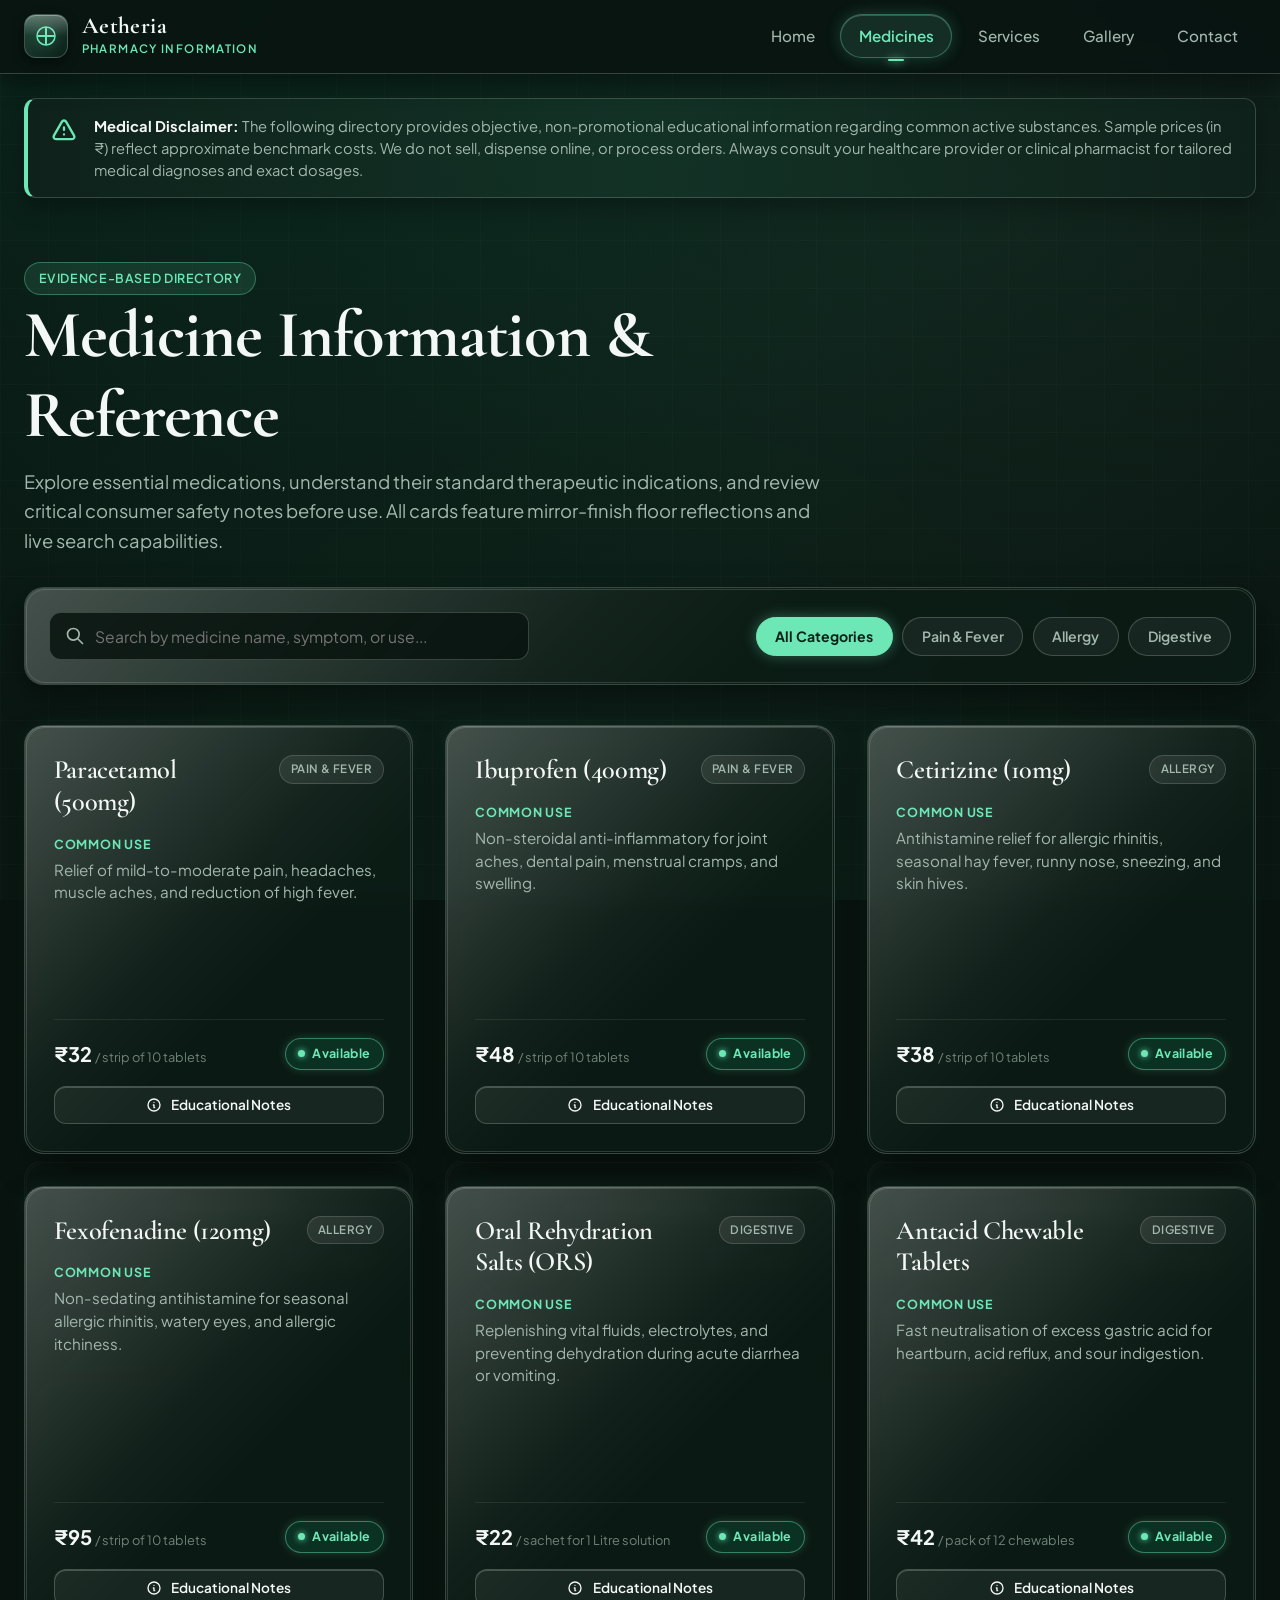
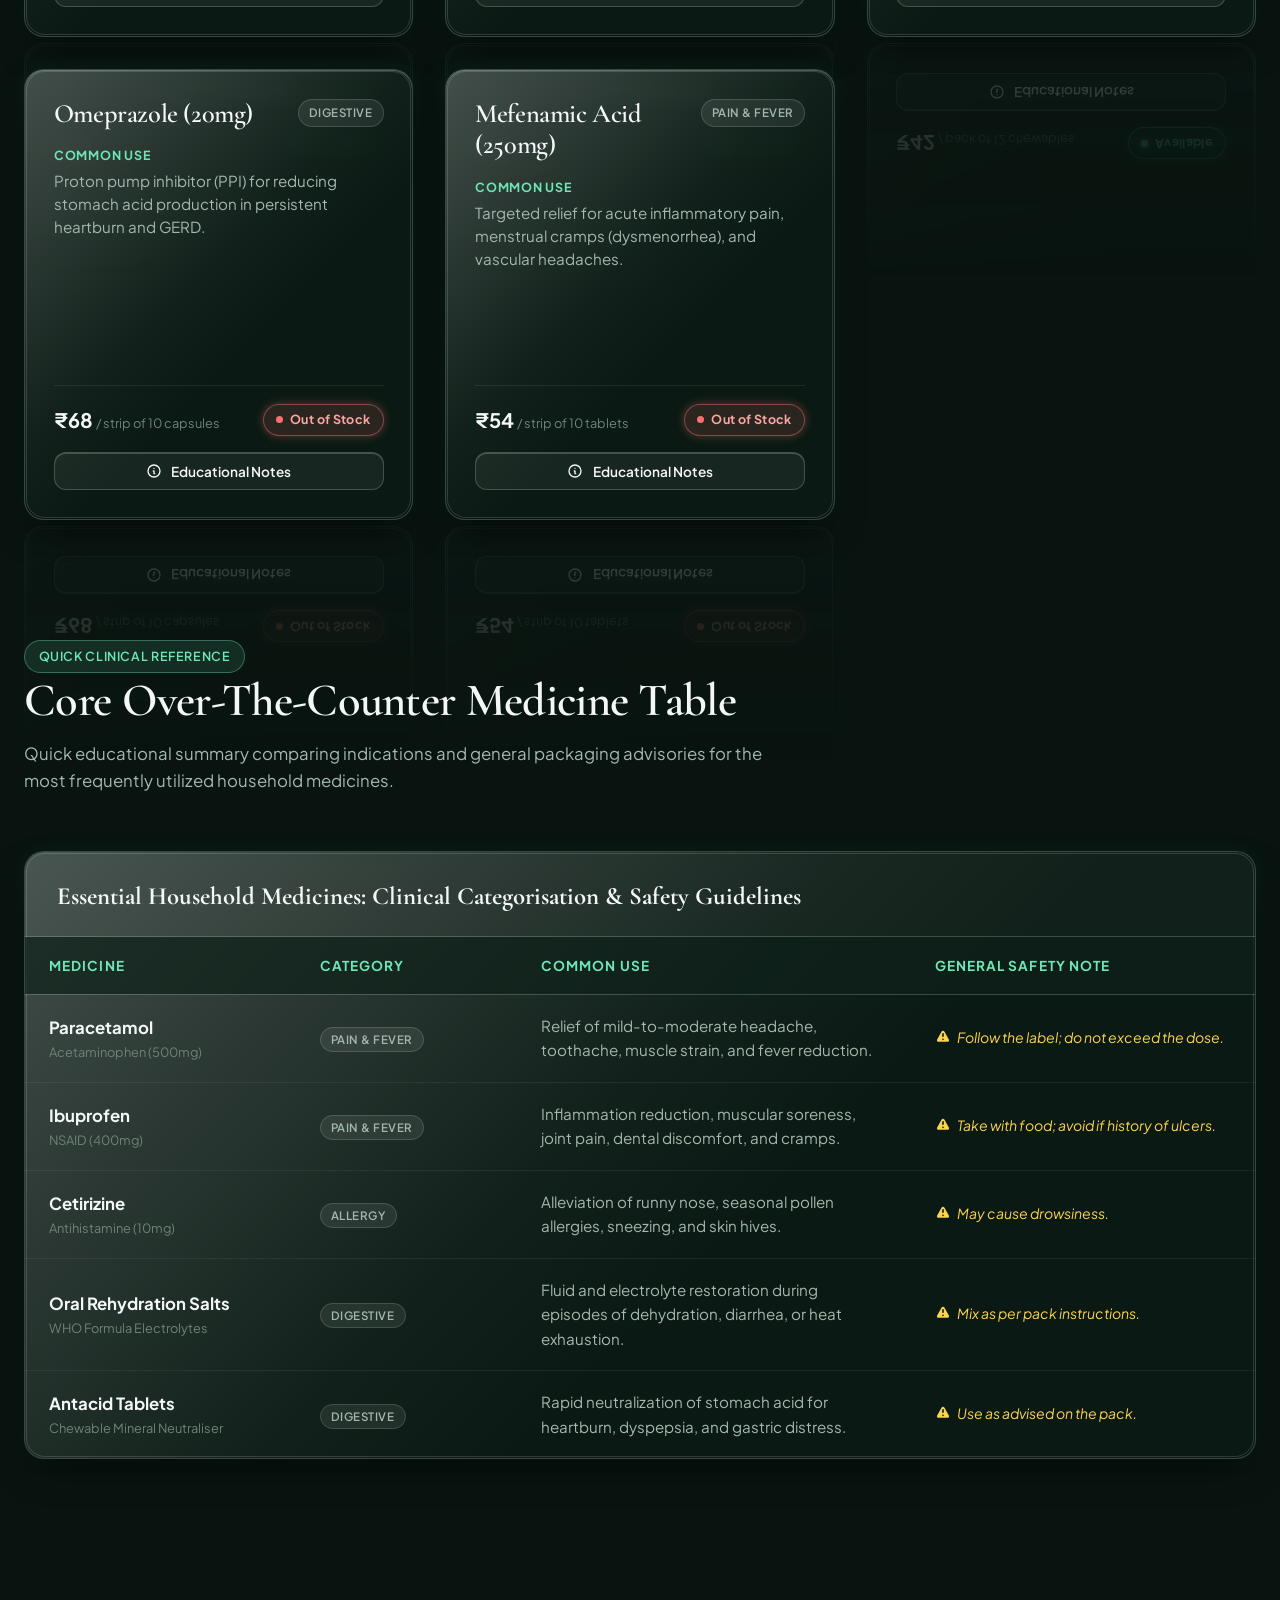
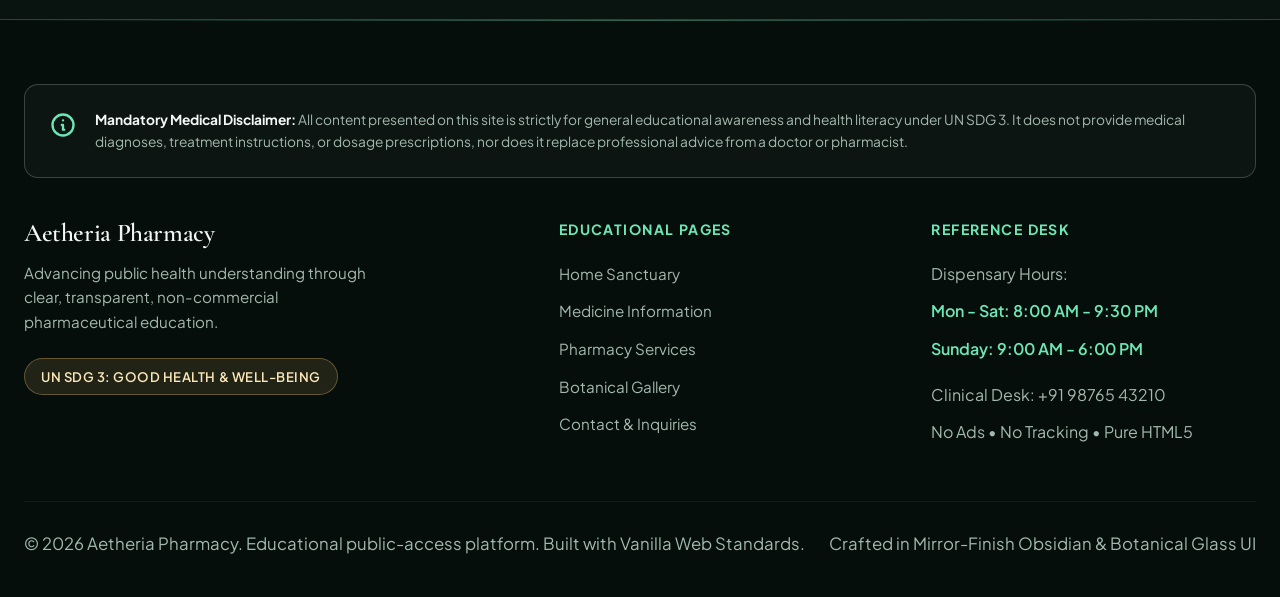
<file: medicines.html>
<!DOCTYPE html>
<html lang="en">
<head>
  <meta charset="UTF-8">
  <meta name="viewport" content="width=device-width, initial-scale=1.0">
  <meta name="description" content="Aetheria Pharmacy - Medicine Information directory. Search and filter common medicines, discover indications, prices in ₹, availability badges, and structured reference tables with safety notes.">
  <title>Medicine Information | Aetheria Pharmacy</title>
  <link rel="stylesheet" href="css/styles.css">
</head>
<body>
  <!-- Accessibility Skip Link -->
  <a href="#mainContent" class="skip-link">Skip to main content</a>

  <!-- Sticky Frosted-Mirror Header -->
  <header class="header-mirror" role="banner">
    <div class="container header-inner">
      <a href="index.html" class="brand-link" aria-label="Aetheria Pharmacy Home">
        <div class="brand-emblem" aria-hidden="true">
          <svg viewBox="0 0 24 24">
            <path stroke-linecap="round" stroke-linejoin="round" stroke-width="2" d="M12 4v16m8-8H4"></path>
            <circle cx="12" cy="12" r="9" stroke-width="1.5"></circle>
          </svg>
        </div>
        <div class="brand-meta">
          <span class="brand-title">Aetheria</span>
          <span class="brand-subtitle">Pharmacy Information</span>
        </div>
      </a>

      <!-- Desktop & Mobile Navigation -->
      <nav aria-label="Primary navigation">
        <button class="menu-toggle" type="button" aria-label="Toggle navigation menu" aria-expanded="false" aria-controls="primaryNavMenu">
          <svg viewBox="0 0 24 24" fill="none" stroke="currentColor">
            <path stroke-linecap="round" stroke-linejoin="round" stroke-width="2" d="M4 6h16M4 12h16M4 18h16"></path>
          </svg>
        </button>

        <ul class="nav-menu" id="primaryNavMenu">
          <li><a href="index.html" class="nav-link">Home</a></li>
          <li><a href="medicines.html" class="nav-link active">Medicines</a></li>
          <li><a href="services.html" class="nav-link">Services</a></li>
          <li><a href="gallery.html" class="nav-link">Gallery</a></li>
          <li><a href="contact.html" class="nav-link">Contact</a></li>
        </ul>
      </nav>
    </div>
  </header>

  <!-- Main Content Area -->
  <main id="mainContent" class="main-content">
    
    <!-- Top Medical Disclaimer Banner -->
    <div class="container" style="padding-top: 1.5rem;">
      <aside class="disclaimer-banner" role="note" aria-label="Educational Medical Disclaimer">
        <svg class="disclaimer-icon" viewBox="0 0 24 24" fill="none" stroke="currentColor" aria-hidden="true">
          <path stroke-linecap="round" stroke-linejoin="round" stroke-width="2" d="M12 9v2m0 4h.01m-6.938 4h13.856c1.54 0 2.502-1.667 1.732-3L13.732 4c-.77-1.333-2.694-1.333-3.464 0L3.34 16c-.77 1.333.192 3 1.732 3z"></path>
        </svg>
        <p class="disclaimer-text">
          <strong>Medical Disclaimer:</strong> The following directory provides objective, non-promotional educational information regarding common active substances. Sample prices (in ₹) reflect approximate benchmark costs. We do not sell, dispense online, or process orders. Always consult your healthcare provider or clinical pharmacist for tailored medical diagnoses and exact dosages.
        </p>
      </aside>
    </div>

    <!-- Page Header Intro -->
    <section class="section" style="padding-top: 1.5rem; padding-bottom: 2rem;">
      <div class="container">
        <div style="max-width: 800px;">
          <span class="badge-mint">Evidence-Based Directory</span>
          <h1 style="margin-bottom: 0.75rem;">Medicine Information & Reference</h1>
          <p style="font-size: 1.15rem; color: var(--text-secondary-sage);">
            Explore essential medications, understand their standard therapeutic indications, and review critical consumer safety notes before use. All cards feature mirror-finish floor reflections and live search capabilities.
          </p>
        </div>
      </div>
    </section>

    <!-- Search & Filter Controls -->
    <section class="section" style="padding-block: 0 1rem;">
      <div class="container">
        
        <div class="filter-search-container specular-card">
          <div class="filter-search-row">
            
            <!-- Live Search Input -->
            <div class="search-input-wrapper">
              <svg class="search-icon" viewBox="0 0 24 24" fill="none" stroke="currentColor" aria-hidden="true">
                <path stroke-linecap="round" stroke-linejoin="round" stroke-width="2" d="M21 21l-6-6m2-5a7 7 0 11-14 0 7 7 0 0114 0z"></path>
              </svg>
              <input 
                type="search" 
                id="medicineSearchInput" 
                class="search-input" 
                placeholder="Search by medicine name, symptom, or use..." 
                aria-label="Search medicines by name or indication"
                autocomplete="off"
              >
            </div>

            <!-- Category Filter Buttons -->
            <div class="category-filter-buttons" role="group" aria-label="Medicine category filters">
              <button type="button" class="filter-btn active" data-category="All">All Categories</button>
              <button type="button" class="filter-btn" data-category="Pain & Fever">Pain & Fever</button>
              <button type="button" class="filter-btn" data-category="Allergy">Allergy</button>
              <button type="button" class="filter-btn" data-category="Digestive">Digestive</button>
            </div>

          </div>
        </div>

        <!-- Dynamic Medicine Cards Grid with -webkit-box-reflect -->
        <div id="medicinesCardsGrid" class="medicines-cards-grid" aria-live="polite">
          <!-- Dynamically populated by js/main.js -->
        </div>

        <!-- Empty State Message -->
        <div id="medicineEmptyState" class="empty-state-box specular-card" style="display: none;">
          <svg class="empty-state-icon" viewBox="0 0 24 24" fill="none" stroke="currentColor" aria-hidden="true">
            <path stroke-linecap="round" stroke-linejoin="round" stroke-width="1.5" d="M9.172 16.172a4 4 0 015.656 0M9 10h.01M15 10h.01M21 12a9 9 0 11-18 0 9 9 0 0118 0z"></path>
          </svg>
          <h3>No medicine found</h3>
          <p>We could not find any active substance matching your search query. Please try searching with a different term, generic name, or switch category filters.</p>
        </div>

      </div>
    </section>

    <!-- Structured Reference Table Section -->
    <section class="section" aria-labelledby="tableHeading">
      <div class="container">
        
        <div style="max-width: 760px; margin-bottom: 1.5rem;">
          <span class="badge-mint">Quick Clinical Reference</span>
          <h2 id="tableHeading">Core Over-The-Counter Medicine Table</h2>
          <p>Quick educational summary comparing indications and general packaging advisories for the most frequently utilized household medicines.</p>
        </div>

        <div class="table-wrapper specular-card">
          <table class="reference-table" aria-describedby="tableHeading">
            <caption>Essential Household Medicines: Clinical Categorisation & Safety Guidelines</caption>
            <thead>
              <tr>
                <th scope="col" style="width: 22%;">Medicine</th>
                <th scope="col" style="width: 18%;">Category</th>
                <th scope="col" style="width: 32%;">Common Use</th>
                <th scope="col" style="width: 28%;">General Safety Note</th>
              </tr>
            </thead>
            <tbody>
              <tr>
                <td>
                  <span class="table-med-name">Paracetamol</span>
                  <div style="font-size: 0.8rem; color: var(--text-muted-dark);">Acetaminophen (500mg)</div>
                </td>
                <td><span class="med-category-pill">Pain & Fever</span></td>
                <td>Relief of mild-to-moderate headache, toothache, muscle strain, and fever reduction.</td>
                <td>
                  <span class="safety-note-tag">
                    <svg viewBox="0 0 20 20" fill="currentColor" aria-hidden="true"><path fill-rule="evenodd" d="M8.257 3.099c.765-1.36 2.722-1.36 3.486 0l5.58 9.92c.75 1.334-.213 2.98-1.742 2.98H4.42c-1.53 0-2.493-1.646-1.743-2.98l5.58-9.92zM11 13a1 1 0 11-2 0 1 1 0 012 0zm-1-8a1 1 0 00-1 1v3a1 1 0 002 0V6a1 1 0 00-1-1z" clip-rule="evenodd"/></svg>
                    Follow the label; do not exceed the dose.
                  </span>
                </td>
              </tr>
              <tr>
                <td>
                  <span class="table-med-name">Ibuprofen</span>
                  <div style="font-size: 0.8rem; color: var(--text-muted-dark);">NSAID (400mg)</div>
                </td>
                <td><span class="med-category-pill">Pain & Fever</span></td>
                <td>Inflammation reduction, muscular soreness, joint pain, dental discomfort, and cramps.</td>
                <td>
                  <span class="safety-note-tag">
                    <svg viewBox="0 0 20 20" fill="currentColor" aria-hidden="true"><path fill-rule="evenodd" d="M8.257 3.099c.765-1.36 2.722-1.36 3.486 0l5.58 9.92c.75 1.334-.213 2.98-1.742 2.98H4.42c-1.53 0-2.493-1.646-1.743-2.98l5.58-9.92zM11 13a1 1 0 11-2 0 1 1 0 012 0zm-1-8a1 1 0 00-1 1v3a1 1 0 002 0V6a1 1 0 00-1-1z" clip-rule="evenodd"/></svg>
                    Take with food; avoid if history of ulcers.
                  </span>
                </td>
              </tr>
              <tr>
                <td>
                  <span class="table-med-name">Cetirizine</span>
                  <div style="font-size: 0.8rem; color: var(--text-muted-dark);">Antihistamine (10mg)</div>
                </td>
                <td><span class="med-category-pill">Allergy</span></td>
                <td>Alleviation of runny nose, seasonal pollen allergies, sneezing, and skin hives.</td>
                <td>
                  <span class="safety-note-tag">
                    <svg viewBox="0 0 20 20" fill="currentColor" aria-hidden="true"><path fill-rule="evenodd" d="M8.257 3.099c.765-1.36 2.722-1.36 3.486 0l5.58 9.92c.75 1.334-.213 2.98-1.742 2.98H4.42c-1.53 0-2.493-1.646-1.743-2.98l5.58-9.92zM11 13a1 1 0 11-2 0 1 1 0 012 0zm-1-8a1 1 0 00-1 1v3a1 1 0 002 0V6a1 1 0 00-1-1z" clip-rule="evenodd"/></svg>
                    May cause drowsiness.
                  </span>
                </td>
              </tr>
              <tr>
                <td>
                  <span class="table-med-name">Oral Rehydration Salts</span>
                  <div style="font-size: 0.8rem; color: var(--text-muted-dark);">WHO Formula Electrolytes</div>
                </td>
                <td><span class="med-category-pill">Digestive</span></td>
                <td>Fluid and electrolyte restoration during episodes of dehydration, diarrhea, or heat exhaustion.</td>
                <td>
                  <span class="safety-note-tag">
                    <svg viewBox="0 0 20 20" fill="currentColor" aria-hidden="true"><path fill-rule="evenodd" d="M8.257 3.099c.765-1.36 2.722-1.36 3.486 0l5.58 9.92c.75 1.334-.213 2.98-1.742 2.98H4.42c-1.53 0-2.493-1.646-1.743-2.98l5.58-9.92zM11 13a1 1 0 11-2 0 1 1 0 012 0zm-1-8a1 1 0 00-1 1v3a1 1 0 002 0V6a1 1 0 00-1-1z" clip-rule="evenodd"/></svg>
                    Mix as per pack instructions.
                  </span>
                </td>
              </tr>
              <tr>
                <td>
                  <span class="table-med-name">Antacid Tablets</span>
                  <div style="font-size: 0.8rem; color: var(--text-muted-dark);">Chewable Mineral Neutraliser</div>
                </td>
                <td><span class="med-category-pill">Digestive</span></td>
                <td>Rapid neutralization of stomach acid for heartburn, dyspepsia, and gastric distress.</td>
                <td>
                  <span class="safety-note-tag">
                    <svg viewBox="0 0 20 20" fill="currentColor" aria-hidden="true"><path fill-rule="evenodd" d="M8.257 3.099c.765-1.36 2.722-1.36 3.486 0l5.58 9.92c.75 1.334-.213 2.98-1.742 2.98H4.42c-1.53 0-2.493-1.646-1.743-2.98l5.58-9.92zM11 13a1 1 0 11-2 0 1 1 0 012 0zm-1-8a1 1 0 00-1 1v3a1 1 0 002 0V6a1 1 0 00-1-1z" clip-rule="evenodd"/></svg>
                    Use as advised on the pack.
                  </span>
                </td>
              </tr>
            </tbody>
          </table>
        </div>

      </div>
    </section>

  </main>

  <!-- Persistent Mirror-Obsidian Footer -->
  <footer class="footer-mirror" role="contentinfo">
    <div class="container">
      
      <!-- Persistent Medical Disclaimer Box in Footer -->
      <div class="footer-disclaimer-box" role="note" aria-label="Footer Medical Disclaimer">
        <svg viewBox="0 0 24 24" fill="none" stroke="currentColor" aria-hidden="true">
          <path stroke-linecap="round" stroke-linejoin="round" stroke-width="2" d="M13 16h-1v-4h-1m1-4h.01M21 12a9 9 0 11-18 0 9 9 0 0118 0z"></path>
        </svg>
        <p class="footer-disclaimer-text">
          <strong>Mandatory Medical Disclaimer:</strong> All content presented on this site is strictly for general educational awareness and health literacy under UN SDG 3. It does not provide medical diagnoses, treatment instructions, or dosage prescriptions, nor does it replace professional advice from a doctor or pharmacist.
        </p>
      </div>

      <div class="footer-grid">
        
        <div class="footer-brand">
          <h4>Aetheria Pharmacy</h4>
          <p>Advancing public health understanding through clear, transparent, non-commercial pharmaceutical education.</p>
          <div class="badge-sdg" style="margin-bottom: 0;">
            <span>UN SDG 3: Good Health & Well-being</span>
          </div>
        </div>

        <div class="footer-nav-col">
          <h5>Educational Pages</h5>
          <ul class="footer-links">
            <li><a href="index.html" class="footer-link">Home Sanctuary</a></li>
            <li><a href="medicines.html" class="footer-link">Medicine Information</a></li>
            <li><a href="services.html" class="footer-link">Pharmacy Services</a></li>
            <li><a href="gallery.html" class="footer-link">Botanical Gallery</a></li>
            <li><a href="contact.html" class="footer-link">Contact & Inquiries</a></li>
          </ul>
        </div>

        <div class="footer-nav-col">
          <h5>Reference Desk</h5>
          <ul class="footer-links">
            <li style="color: var(--text-secondary-sage);">Dispensary Hours:</li>
            <li style="color: var(--accent-mint-chrome); font-weight: 600;">Mon - Sat: 8:00 AM - 9:30 PM</li>
            <li style="color: var(--accent-mint-chrome); font-weight: 600;">Sunday: 9:00 AM - 6:00 PM</li>
            <li style="color: var(--text-secondary-sage); margin-top: 0.5rem;">Clinical Desk: +91 98765 43210</li>
            <li style="color: var(--text-secondary-sage);">No Ads &bull; No Tracking &bull; Pure HTML5</li>
          </ul>
        </div>

      </div>

      <div class="footer-bottom">
        <p>&copy; 2026 Aetheria Pharmacy. Educational public-access platform. Built with Vanilla Web Standards.</p>
        <p>Crafted in Mirror-Finish Obsidian & Botanical Glass UI</p>
      </div>

    </div>
  </footer>

  <script src="js/main.js"></script>
</body>
</html>
</file>
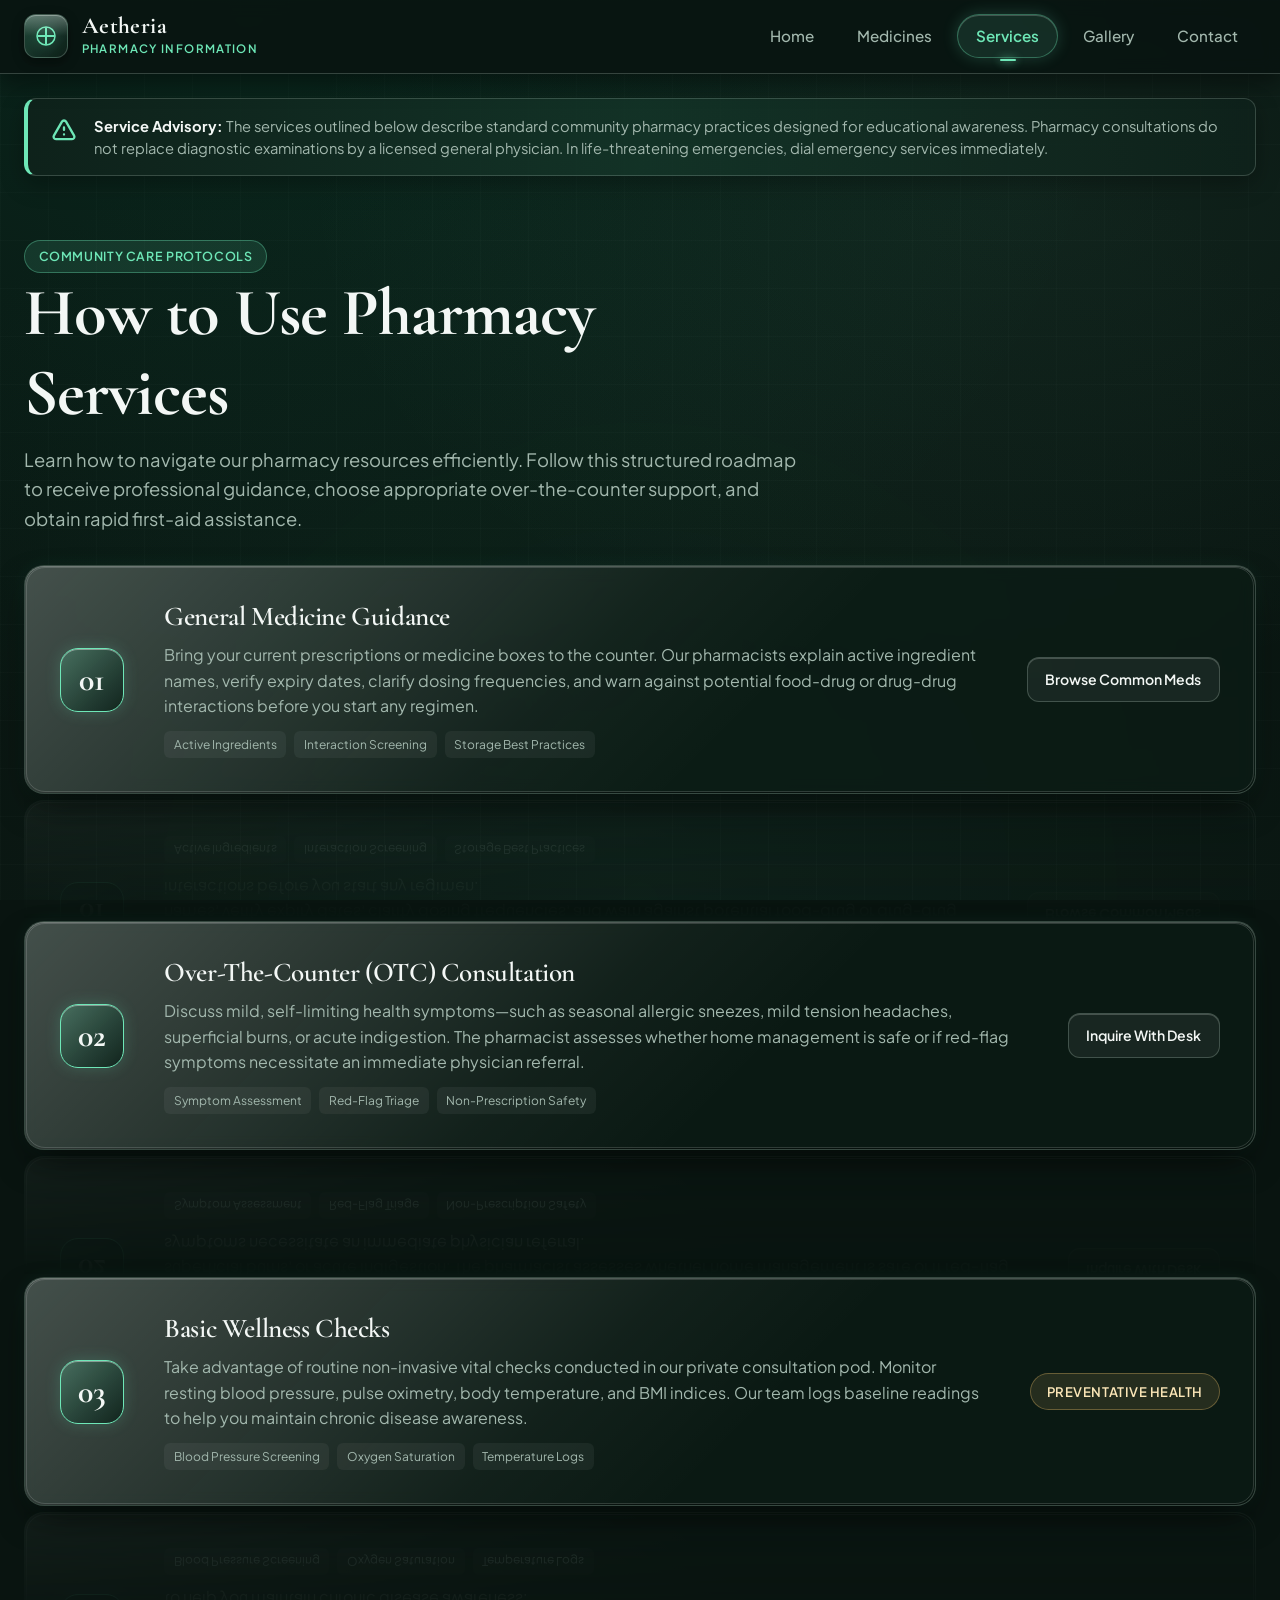
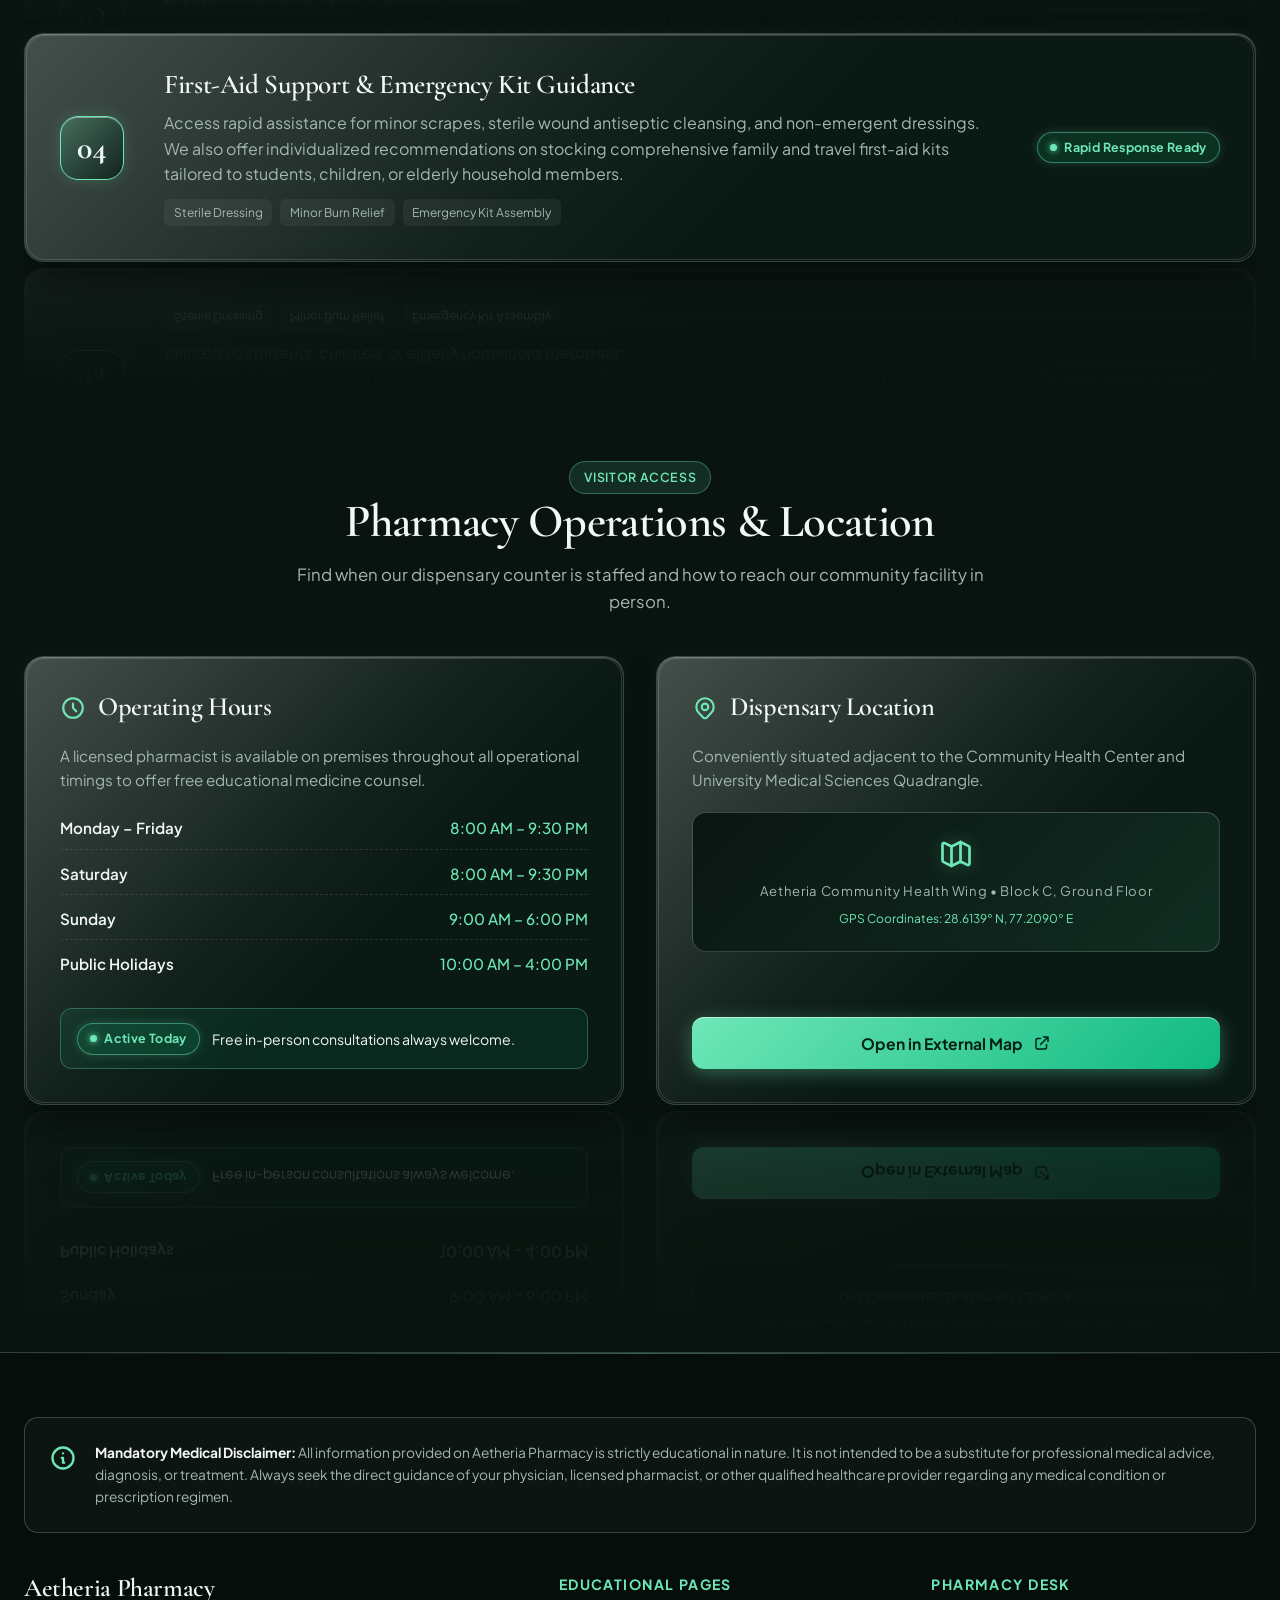
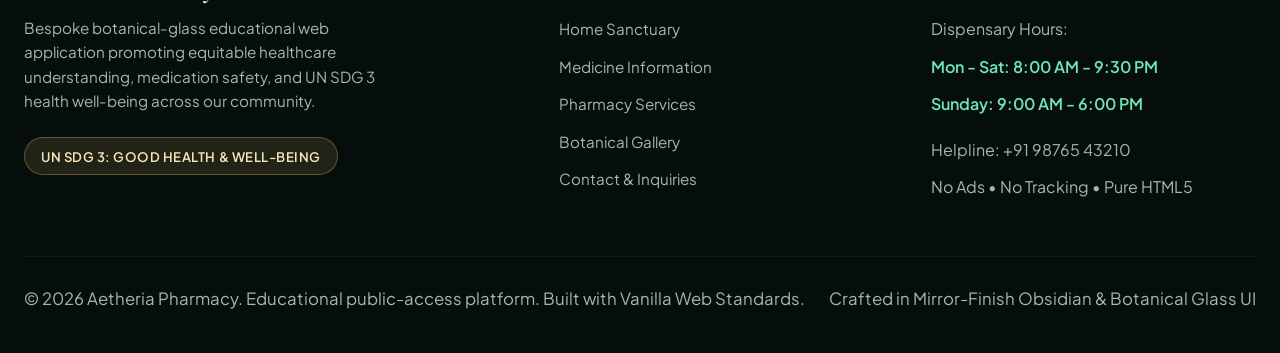
<file: services.html>
<!DOCTYPE html>
<html lang="en">
<head>
  <meta charset="UTF-8">
  <meta name="viewport" content="width=device-width, initial-scale=1.0">
  <meta name="description" content="Aetheria Pharmacy - Pharmacy Services. A step-by-step guide to general medicine guidance, over-the-counter consultation, basic wellness checks, and first-aid support, plus operating hours and map location.">
  <title>Pharmacy Services | Aetheria Pharmacy</title>
  <link rel="stylesheet" href="css/styles.css">
</head>
<body>
  <!-- Accessibility Skip Link -->
  <a href="#mainContent" class="skip-link">Skip to main content</a>

  <!-- Sticky Frosted-Mirror Header -->
  <header class="header-mirror" role="banner">
    <div class="container header-inner">
      <a href="index.html" class="brand-link" aria-label="Aetheria Pharmacy Home">
        <div class="brand-emblem" aria-hidden="true">
          <svg viewBox="0 0 24 24">
            <path stroke-linecap="round" stroke-linejoin="round" stroke-width="2" d="M12 4v16m8-8H4"></path>
            <circle cx="12" cy="12" r="9" stroke-width="1.5"></circle>
          </svg>
        </div>
        <div class="brand-meta">
          <span class="brand-title">Aetheria</span>
          <span class="brand-subtitle">Pharmacy Information</span>
        </div>
      </a>

      <!-- Desktop & Mobile Navigation -->
      <nav aria-label="Primary navigation">
        <button class="menu-toggle" type="button" aria-label="Toggle navigation menu" aria-expanded="false" aria-controls="primaryNavMenu">
          <svg viewBox="0 0 24 24" fill="none" stroke="currentColor">
            <path stroke-linecap="round" stroke-linejoin="round" stroke-width="2" d="M4 6h16M4 12h16M4 18h16"></path>
          </svg>
        </button>

        <ul class="nav-menu" id="primaryNavMenu">
          <li><a href="index.html" class="nav-link">Home</a></li>
          <li><a href="medicines.html" class="nav-link">Medicines</a></li>
          <li><a href="services.html" class="nav-link active">Services</a></li>
          <li><a href="gallery.html" class="nav-link">Gallery</a></li>
          <li><a href="contact.html" class="nav-link">Contact</a></li>
        </ul>
      </nav>
    </div>
  </header>

  <!-- Main Content Area -->
  <main id="mainContent" class="main-content">
    
    <!-- Top Medical Disclaimer Banner -->
    <div class="container" style="padding-top: 1.5rem;">
      <aside class="disclaimer-banner" role="note" aria-label="Educational Medical Disclaimer">
        <svg class="disclaimer-icon" viewBox="0 0 24 24" fill="none" stroke="currentColor" aria-hidden="true">
          <path stroke-linecap="round" stroke-linejoin="round" stroke-width="2" d="M12 9v2m0 4h.01m-6.938 4h13.856c1.54 0 2.502-1.667 1.732-3L13.732 4c-.77-1.333-2.694-1.333-3.464 0L3.34 16c-.77 1.333.192 3 1.732 3z"></path>
        </svg>
        <p class="disclaimer-text">
          <strong>Service Advisory:</strong> The services outlined below describe standard community pharmacy practices designed for educational awareness. Pharmacy consultations do not replace diagnostic examinations by a licensed general physician. In life-threatening emergencies, dial emergency services immediately.
        </p>
      </aside>
    </div>

    <!-- Section Header -->
    <section class="section" style="padding-top: 1.5rem; padding-bottom: 2rem;">
      <div class="container">
        <div style="max-width: 780px;">
          <span class="badge-mint">Community Care Protocols</span>
          <h1 style="margin-bottom: 0.75rem;">How to Use Pharmacy Services</h1>
          <p style="font-size: 1.15rem; color: var(--text-secondary-sage);">
            Learn how to navigate our pharmacy resources efficiently. Follow this structured roadmap to receive professional guidance, choose appropriate over-the-counter support, and obtain rapid first-aid assistance.
          </p>
        </div>
      </div>
    </section>

    <!-- Step-by-Step Ordered List in Frosted Mirror Panels -->
    <section class="section" style="padding-top: 0;" aria-label="Pharmacy service steps">
      <div class="container">
        
        <ol class="services-roadmap">
          
          <!-- Step 1: General Medicine Guidance -->
          <li class="service-step-item specular-card mirror-reflect">
            <div class="service-step-num" aria-hidden="true"></div>
            <div class="service-body">
              <h3>General Medicine Guidance</h3>
              <p>
                Bring your current prescriptions or medicine boxes to the counter. Our pharmacists explain active ingredient names, verify expiry dates, clarify dosing frequencies, and warn against potential food-drug or drug-drug interactions before you start any regimen.
              </p>
              <div class="service-tags">
                <span class="service-tag">Active Ingredients</span>
                <span class="service-tag">Interaction Screening</span>
                <span class="service-tag">Storage Best Practices</span>
              </div>
            </div>
            <div>
              <a href="medicines.html" class="btn btn-glass" style="font-size: 0.88rem; padding: 0.65rem 1.1rem;">
                Browse Common Meds
              </a>
            </div>
          </li>

          <!-- Step 2: Over-The-Counter Consultation -->
          <li class="service-step-item specular-card mirror-reflect">
            <div class="service-step-num" aria-hidden="true"></div>
            <div class="service-body">
              <h3>Over-The-Counter (OTC) Consultation</h3>
              <p>
                Discuss mild, self-limiting health symptoms—such as seasonal allergic sneezes, mild tension headaches, superficial burns, or acute indigestion. The pharmacist assesses whether home management is safe or if red-flag symptoms necessitate an immediate physician referral.
              </p>
              <div class="service-tags">
                <span class="service-tag">Symptom Assessment</span>
                <span class="service-tag">Red-Flag Triage</span>
                <span class="service-tag">Non-Prescription Safety</span>
              </div>
            </div>
            <div>
              <a href="contact.html" class="btn btn-glass" style="font-size: 0.88rem; padding: 0.65rem 1.1rem;">
                Inquire With Desk
              </a>
            </div>
          </li>

          <!-- Step 3: Basic Wellness Checks -->
          <li class="service-step-item specular-card mirror-reflect">
            <div class="service-step-num" aria-hidden="true"></div>
            <div class="service-body">
              <h3>Basic Wellness Checks</h3>
              <p>
                Take advantage of routine non-invasive vital checks conducted in our private consultation pod. Monitor resting blood pressure, pulse oximetry, body temperature, and BMI indices. Our team logs baseline readings to help you maintain chronic disease awareness.
              </p>
              <div class="service-tags">
                <span class="service-tag">Blood Pressure Screening</span>
                <span class="service-tag">Oxygen Saturation</span>
                <span class="service-tag">Temperature Logs</span>
              </div>
            </div>
            <div>
              <span class="badge-sdg" style="margin-bottom: 0;">Preventative Health</span>
            </div>
          </li>

          <!-- Step 4: First-Aid Support -->
          <li class="service-step-item specular-card mirror-reflect">
            <div class="service-step-num" aria-hidden="true"></div>
            <div class="service-body">
              <h3>First-Aid Support & Emergency Kit Guidance</h3>
              <p>
                Access rapid assistance for minor scrapes, sterile wound antiseptic cleansing, and non-emergent dressings. We also offer individualized recommendations on stocking comprehensive family and travel first-aid kits tailored to students, children, or elderly household members.
              </p>
              <div class="service-tags">
                <span class="service-tag">Sterile Dressing</span>
                <span class="service-tag">Minor Burn Relief</span>
                <span class="service-tag">Emergency Kit Assembly</span>
              </div>
            </div>
            <div>
              <span class="status-pill available">Rapid Response Ready</span>
            </div>
          </li>

        </ol>

      </div>
    </section>

    <!-- Operating Hours & External Map Location Link Panels -->
    <section class="section" style="padding-top: 1rem;" aria-labelledby="auxTitle">
      <div class="container">
        
        <div class="shelf-header" style="margin-bottom: 2.5rem;">
          <span class="badge-mint">Visitor Access</span>
          <h2 id="auxTitle">Pharmacy Operations & Location</h2>
          <p>Find when our dispensary counter is staffed and how to reach our community facility in person.</p>
        </div>

        <div class="services-aux-grid">
          
          <!-- Operating Hours Panel -->
          <article class="aux-panel specular-card mirror-reflect">
            <div>
              <h3>
                <svg fill="none" stroke="currentColor" viewBox="0 0 24 24" aria-hidden="true"><path stroke-linecap="round" stroke-linejoin="round" stroke-width="2" d="M12 8v4l3 3m6-3a9 9 0 11-18 0 9 9 0 0118 0z"></path></svg>
                Operating Hours
              </h3>
              <p style="margin-bottom: 1.5rem; font-size: 0.95rem;">
                A licensed pharmacist is available on premises throughout all operational timings to offer free educational medicine counsel.
              </p>

              <ul class="hours-list">
                <li class="hours-row">
                  <span class="day">Monday &ndash; Friday</span>
                  <span class="time">8:00 AM &ndash; 9:30 PM</span>
                </li>
                <li class="hours-row">
                  <span class="day">Saturday</span>
                  <span class="time">8:00 AM &ndash; 9:30 PM</span>
                </li>
                <li class="hours-row">
                  <span class="day">Sunday</span>
                  <span class="time">9:00 AM &ndash; 6:00 PM</span>
                </li>
                <li class="hours-row" style="border-bottom: none;">
                  <span class="day">Public Holidays</span>
                  <span class="time">10:00 AM &ndash; 4:00 PM</span>
                </li>
              </ul>
            </div>

            <div style="background: rgba(16, 185, 129, 0.1); border: 1px solid rgba(110, 231, 183, 0.3); border-radius: 12px; padding: 0.85rem 1rem; display: flex; align-items: center; gap: 0.75rem;">
              <span class="status-pill available">Active Today</span>
              <span style="font-size: 0.88rem; color: var(--text-primary-ice);">Free in-person consultations always welcome.</span>
            </div>
          </article>

          <!-- External Map Location Panel -->
          <article class="aux-panel specular-card mirror-reflect">
            <div>
              <h3>
                <svg fill="none" stroke="currentColor" viewBox="0 0 24 24" aria-hidden="true"><path stroke-linecap="round" stroke-linejoin="round" stroke-width="2" d="M17.657 16.657L13.414 20.9a1.998 1.998 0 01-2.827 0l-4.244-4.243a8 8 0 1111.314 0z"></path><path stroke-linecap="round" stroke-linejoin="round" stroke-width="2" d="M15 11a3 3 0 11-6 0 3 3 0 016 0z"></path></svg>
                Dispensary Location
              </h3>
              <p style="margin-bottom: 1.25rem; font-size: 0.95rem;">
                Conveniently situated adjacent to the Community Health Center and University Medical Sciences Quadrangle.
              </p>

              <!-- Stylized Mirror Map Preview Card -->
              <div class="map-visual-placeholder">
                <svg fill="none" stroke="currentColor" viewBox="0 0 24 24" aria-hidden="true">
                  <path stroke-linecap="round" stroke-linejoin="round" stroke-width="1.8" d="M9 20l-5.447-2.724A1 1 0 013 16.382V5.618a1 1 0 011.447-.894L9 7m0 13l6-3m-6 3V7m6 10l4.553 2.276A1 1 0 0021 18.382V7.618a1 1 0 00-.553-.894L15 4m0 13V4m0 0L9 7"></path>
                </svg>
                <span class="map-label">Aetheria Community Health Wing &bull; Block C, Ground Floor</span>
                <span style="font-size: 0.75rem; color: var(--accent-mint-chrome);">GPS Coordinates: 28.6139° N, 77.2090° E</span>
              </div>
            </div>

            <div style="margin-top: 1.5rem;">
              <a 
                href="https://www.google.com/maps/search/?api=1&query=Community+Pharmacy+Hospital+Road" 
                target="_blank" 
                rel="noopener noreferrer" 
                class="btn btn-primary"
                style="width: 100%;"
                aria-label="Open Pharmacy Location in External Google Maps (opens in new tab)"
              >
                <span>Open in External Map</span>
                <svg width="18" height="18" fill="none" stroke="currentColor" viewBox="0 0 24 24" aria-hidden="true"><path stroke-linecap="round" stroke-linejoin="round" stroke-width="2" d="M10 6H6a2 2 0 00-2 2v10a2 2 0 002 2h10a2 2 0 002-2v-4M14 4h6m0 0v6m0-6L10 14"></path></svg>
              </a>
            </div>
          </article>

        </div>

      </div>
    </section>

  </main>

  <!-- Persistent Mirror-Obsidian Footer -->
  <footer class="footer-mirror" role="contentinfo">
    <div class="container">
      
      <!-- Persistent Medical Disclaimer Box in Footer -->
      <div class="footer-disclaimer-box" role="note" aria-label="Footer Medical Disclaimer">
        <svg viewBox="0 0 24 24" fill="none" stroke="currentColor" aria-hidden="true">
          <path stroke-linecap="round" stroke-linejoin="round" stroke-width="2" d="M13 16h-1v-4h-1m1-4h.01M21 12a9 9 0 11-18 0 9 9 0 0118 0z"></path>
        </svg>
        <p class="footer-disclaimer-text">
          <strong>Mandatory Medical Disclaimer:</strong> All information provided on Aetheria Pharmacy is strictly educational in nature. It is not intended to be a substitute for professional medical advice, diagnosis, or treatment. Always seek the direct guidance of your physician, licensed pharmacist, or other qualified healthcare provider regarding any medical condition or prescription regimen.
        </p>
      </div>

      <div class="footer-grid">
        
        <div class="footer-brand">
          <h4>Aetheria Pharmacy</h4>
          <p>Bespoke botanical-glass educational web application promoting equitable healthcare understanding, medication safety, and UN SDG 3 health well-being across our community.</p>
          <div class="badge-sdg" style="margin-bottom: 0;">
            <span>UN SDG 3: Good Health & Well-being</span>
          </div>
        </div>

        <div class="footer-nav-col">
          <h5>Educational Pages</h5>
          <ul class="footer-links">
            <li><a href="index.html" class="footer-link">Home Sanctuary</a></li>
            <li><a href="medicines.html" class="footer-link">Medicine Information</a></li>
            <li><a href="services.html" class="footer-link">Pharmacy Services</a></li>
            <li><a href="gallery.html" class="footer-link">Botanical Gallery</a></li>
            <li><a href="contact.html" class="footer-link">Contact & Inquiries</a></li>
          </ul>
        </div>

        <div class="footer-nav-col">
          <h5>Pharmacy Desk</h5>
          <ul class="footer-links">
            <li style="color: var(--text-secondary-sage);">Dispensary Hours:</li>
            <li style="color: var(--accent-mint-chrome); font-weight: 600;">Mon - Sat: 8:00 AM - 9:30 PM</li>
            <li style="color: var(--accent-mint-chrome); font-weight: 600;">Sunday: 9:00 AM - 6:00 PM</li>
            <li style="color: var(--text-secondary-sage); margin-top: 0.5rem;">Helpline: +91 98765 43210</li>
            <li style="color: var(--text-secondary-sage);">No Ads &bull; No Tracking &bull; Pure HTML5</li>
          </ul>
        </div>

      </div>

      <div class="footer-bottom">
        <p>&copy; 2026 Aetheria Pharmacy. Educational public-access platform. Built with Vanilla Web Standards.</p>
        <p>Crafted in Mirror-Finish Obsidian & Botanical Glass UI</p>
      </div>

    </div>
  </footer>

  <script src="js/main.js"></script>
</body>
</html>
</file>
<file: css/styles.css>
/* ==========================================================================
   AETHERIA PHARMACY - MIRROR-FINISH OBSIDIAN & BOTANICAL GLASS DESIGN SYSTEM
   Supports UN SDG 3: Good Health and Well-Being
   High-Performance 60FPS Hardware-Accelerated Reflection & Glass Architecture
   ========================================================================== */

/* --------------------------------------------------------------------------
   Google Fonts Import
   Display Serif: Cormorant Garamond
   Geometric Sans: Plus Jakarta Sans
   -------------------------------------------------------------------------- */
@import url('https://fonts.googleapis.com/css2?family=Cormorant+Garamond:ital,wght@0,400;0,600;0,700;1,400;1,600&family=Plus+Jakarta+Sans:wght@300;400;500;600;700;800&display=swap');

/* --------------------------------------------------------------------------
   CSS Custom Properties / Design Tokens
   -------------------------------------------------------------------------- */
:root {
  /* Backdrops & Foundations */
  --bg-deep-obsidian: #091410;
  --bg-elevated-obsidian: #0f221b;

  /* Frosted Glass & Mirror Surfaces (Optimized Opacity & Blur) */
  --glass-surface-base: rgba(12, 28, 22, 0.72);
  --glass-surface-elevated: rgba(15, 34, 27, 0.88);
  --glass-blur: 8px;
  --glass-border-silver: rgba(212, 235, 224, 0.22);
  --glass-border-highlight: rgba(255, 255, 255, 0.35);
  --glass-border-active: rgba(110, 231, 183, 0.55);

  /* Specular Streaks & Sheen */
  --specular-sheen: linear-gradient(135deg, rgba(255, 255, 255, 0.28) 0%, rgba(255, 255, 255, 0.04) 45%, transparent 60%);
  --specular-sheen-intense: linear-gradient(135deg, rgba(255, 255, 255, 0.42) 0%, rgba(255, 255, 255, 0.08) 45%, transparent 65%);

  /* Luminous Accents & Colors */
  --accent-mint-chrome: #6ee7b7;
  --accent-mint-glow: rgba(110, 231, 183, 0.32);
  --accent-mint-dark: #10b981;
  --text-primary-ice: #f3f7f5;
  --text-secondary-sage: #a3b8ae;
  --text-muted-dark: #6e8479;
  --accent-coral-alert: #f87171;
  --accent-coral-glow: rgba(248, 113, 113, 0.35);
  --accent-gold-sdg: #e5b869;

  /* Typography */
  --font-serif: 'Cormorant Garamond', Georgia, serif;
  --font-sans: 'Plus Jakarta Sans', system-ui, -apple-system, sans-serif;

  /* Shadows & Mirror Elevation */
  --shadow-mirror-counter: 0 16px 36px -10px rgba(0, 0, 0, 0.7), 0 0 20px rgba(110, 231, 183, 0.06);
  --inner-rim-bevel: inset 0 1px 0 rgba(255, 255, 255, 0.25), inset 0 -1px 0 rgba(0, 0, 0, 0.35);

  /* Hardware-Accelerated Transitions */
  --transition-smooth: transform 0.25s cubic-bezier(0.16, 1, 0.3, 1), opacity 0.25s ease, border-color 0.25s ease;
  --transition-fast: transform 0.15s ease, opacity 0.15s ease;
}

/* --------------------------------------------------------------------------
   Reset & Base Styles
   -------------------------------------------------------------------------- */
*, *::before, *::after {
  box-sizing: border-box;
  margin: 0;
  padding: 0;
}

html {
  font-size: 16px;
  scroll-behavior: smooth;
  -webkit-text-size-adjust: 100%;
}

body {
  font-family: var(--font-sans);
  background-color: var(--bg-deep-obsidian);
  color: var(--text-primary-ice);
  line-height: 1.6;
  min-height: 100vh;
  display: flex;
  flex-direction: column;
  overflow-x: hidden;
  position: relative;
}

/* Hardware-promoted fixed background layer (replaces background-attachment: fixed) */
body::before {
  content: '';
  position: fixed;
  inset: 0;
  background-image: 
    radial-gradient(ellipse at 20% 0%, rgba(16, 185, 129, 0.12) 0%, transparent 60%),
    radial-gradient(ellipse at 80% 20%, rgba(110, 231, 183, 0.08) 0%, transparent 50%),
    radial-gradient(circle at 50% 100%, rgba(15, 34, 27, 0.9) 0%, var(--bg-deep-obsidian) 80%);
  pointer-events: none;
  z-index: -2;
  transform: translate3d(0, 0, 0);
}

/* Hardware-promoted subtle botanical grid layer */
body::after {
  content: '';
  position: fixed;
  inset: 0;
  background-image: linear-gradient(rgba(212, 235, 224, 0.02) 1px, transparent 1px),
                    linear-gradient(90deg, rgba(212, 235, 224, 0.02) 1px, transparent 1px);
  background-size: 48px 48px;
  pointer-events: none;
  z-index: -1;
  transform: translate3d(0, 0, 0);
}

/* Skip link for keyboard accessibility */
.skip-link {
  position: absolute;
  top: -100px;
  left: 20px;
  background: var(--accent-mint-chrome);
  color: var(--bg-deep-obsidian);
  padding: 12px 20px;
  font-weight: 700;
  border-radius: 8px;
  z-index: 10000;
  text-decoration: none;
  transition: top 0.2s ease;
}

.skip-link:focus {
  top: 15px;
  outline: 3px solid #ffffff;
}

/* Accessible focus visible */
:focus-visible {
  outline: 2px solid var(--accent-mint-chrome);
  outline-offset: 3px;
}

/* --------------------------------------------------------------------------
   Typography
   -------------------------------------------------------------------------- */
h1, h2, h3, h4, .font-serif {
  font-family: var(--font-serif);
  font-weight: 600;
  color: var(--text-primary-ice);
  letter-spacing: -0.015em;
  line-height: 1.2;
}

h1 {
  font-size: clamp(2.4rem, 5.2vw, 4.2rem);
  font-weight: 700;
}

h2 {
  font-size: clamp(1.9rem, 3.8vw, 2.9rem);
  margin-bottom: 0.75rem;
}

h3 {
  font-size: clamp(1.4rem, 2.4vw, 1.85rem);
}

p {
  color: var(--text-secondary-sage);
  font-size: 1.05rem;
  font-weight: 400;
}

a {
  color: var(--accent-mint-chrome);
  text-decoration: none;
  transition: color 0.2s ease;
}

a:hover {
  color: #a7f3d0;
  text-shadow: 0 0 12px var(--accent-mint-glow);
}

/* --------------------------------------------------------------------------
   Layout & Containers
   -------------------------------------------------------------------------- */
.container {
  width: 100%;
  max-width: 1280px;
  margin-inline: auto;
  padding-inline: 1.5rem;
  position: relative;
  z-index: 1;
}

.main-content {
  flex: 1 0 auto;
  padding-bottom: 4rem;
}

.section {
  padding-block: 4.5rem 2rem;
  position: relative;
}

/* --------------------------------------------------------------------------
   Sticky Frosted-Mirror Header & Navigation
   -------------------------------------------------------------------------- */
.header-mirror {
  position: sticky;
  top: 0;
  z-index: 1000;
  backdrop-filter: blur(var(--glass-blur));
  -webkit-backdrop-filter: blur(var(--glass-blur));
  background: rgba(9, 20, 16, 0.88);
  border-bottom: 1px solid var(--glass-border-silver);
  box-shadow: 0 8px 24px rgba(0, 0, 0, 0.45);
}

.header-inner {
  display: flex;
  align-items: center;
  justify-content: space-between;
  padding-block: 0.9rem;
}

/* Brand Emblem & Logo */
.brand-link {
  display: flex;
  align-items: center;
  gap: 0.85rem;
  text-decoration: none;
}

.brand-emblem {
  width: 44px;
  height: 44px;
  border-radius: 12px;
  background: linear-gradient(135deg, rgba(110, 231, 183, 0.25) 0%, rgba(15, 34, 27, 0.85) 100%);
  border: 1px solid var(--glass-border-silver);
  display: flex;
  align-items: center;
  justify-content: center;
  box-shadow: inset 0 1px 0 rgba(255, 255, 255, 0.3), 0 4px 12px rgba(0, 0, 0, 0.4);
  position: relative;
  overflow: hidden;
}

.brand-emblem::after {
  content: '';
  position: absolute;
  top: 0;
  left: 0;
  right: 0;
  height: 50%;
  background: linear-gradient(to bottom, rgba(255, 255, 255, 0.3), transparent);
  pointer-events: none;
}

.brand-emblem svg {
  width: 24px;
  height: 24px;
  stroke: var(--accent-mint-chrome);
  fill: none;
  filter: drop-shadow(0 0 6px var(--accent-mint-glow));
}

.brand-meta {
  display: flex;
  flex-direction: column;
}

.brand-title {
  font-family: var(--font-serif);
  font-size: 1.45rem;
  font-weight: 700;
  color: var(--text-primary-ice);
  letter-spacing: 0.02em;
  line-height: 1.1;
}

.brand-subtitle {
  font-size: 0.72rem;
  letter-spacing: 0.12em;
  text-transform: uppercase;
  color: var(--accent-mint-chrome);
  font-weight: 600;
}

/* Navigation Links */
.nav-menu {
  display: flex;
  align-items: center;
  list-style: none;
  gap: 0.5rem;
}

.nav-link {
  position: relative;
  padding: 0.55rem 1.1rem;
  color: var(--text-secondary-sage);
  font-size: 0.95rem;
  font-weight: 500;
  border-radius: 999px;
  transition: color 0.2s ease, background 0.2s ease;
  display: flex;
  align-items: center;
  gap: 0.4rem;
}

.nav-link:hover {
  color: var(--text-primary-ice);
  background: rgba(255, 255, 255, 0.06);
}

.nav-link.active {
  color: var(--accent-mint-chrome);
  background: rgba(110, 231, 183, 0.12);
  border: 1px solid rgba(110, 231, 183, 0.35);
  box-shadow: 0 0 16px rgba(110, 231, 183, 0.2), inset 0 1px 0 rgba(255, 255, 255, 0.2);
  font-weight: 600;
}

.nav-link.active::after {
  content: '';
  position: absolute;
  bottom: -4px;
  left: 50%;
  transform: translateX(-50%);
  width: 16px;
  height: 2px;
  border-radius: 2px;
  background: var(--accent-mint-chrome);
  box-shadow: 0 0 8px var(--accent-mint-chrome);
}

/* Mobile Hamburger Toggle */
.menu-toggle {
  display: none;
  background: rgba(255, 255, 255, 0.05);
  border: 1px solid var(--glass-border-silver);
  padding: 0.6rem;
  border-radius: 10px;
  cursor: pointer;
  color: var(--text-primary-ice);
  transition: background 0.2s ease, border-color 0.2s ease;
}

.menu-toggle:hover {
  background: rgba(255, 255, 255, 0.1);
  border-color: var(--accent-mint-chrome);
}

.menu-toggle svg {
  width: 24px;
  height: 24px;
  display: block;
}

/* --------------------------------------------------------------------------
   Mirror & Reflection Mechanics (-webkit-box-reflect)
   Hardware-accelerated and GPU-promoted to eliminate paint lag
   -------------------------------------------------------------------------- */
.mirror-reflect {
  -webkit-box-reflect: below 6px linear-gradient(transparent, transparent 48%, rgba(255, 255, 255, 0.22));
  margin-bottom: 95px !important;
  position: relative;
  transform: translate3d(0, 0, 0);
  backface-visibility: hidden;
  transition: transform 0.25s cubic-bezier(0.16, 1, 0.3, 1), border-color 0.25s ease;
}

/* Specular Light Streak & Beveled Mirror Rim */
.specular-card {
  position: relative;
  background: var(--glass-surface-base);
  backdrop-filter: blur(var(--glass-blur));
  -webkit-backdrop-filter: blur(var(--glass-blur));
  border: 1px solid var(--glass-border-silver);
  border-radius: 20px;
  box-shadow: var(--shadow-mirror-counter), var(--inner-rim-bevel);
  overflow: hidden;
  transform: translate3d(0, 0, 0);
  backface-visibility: hidden;
  transition: transform 0.25s cubic-bezier(0.16, 1, 0.3, 1), border-color 0.25s ease, background-color 0.25s ease;
}

/* Diagonal specular light streak simulation */
.specular-card::before {
  content: '';
  position: absolute;
  top: 0;
  left: 0;
  right: 0;
  height: 100%;
  background: var(--specular-sheen);
  pointer-events: none;
  opacity: 0.85;
  transition: opacity 0.25s ease;
  z-index: 1;
}

/* Crisp inner rim highlight */
.specular-card::after {
  content: '';
  position: absolute;
  inset: 1px;
  border-radius: 19px;
  border: 1px solid rgba(255, 255, 255, 0.15);
  pointer-events: none;
  z-index: 2;
}

/* Hover elevation: compositor-only translateY with zero layout/repaint cost */
.specular-card:hover {
  transform: translate3d(0, -4px, 0);
  background-color: var(--glass-surface-elevated);
  border-color: rgba(212, 235, 224, 0.45);
}

.specular-card:hover::before {
  background: var(--specular-sheen-intense);
  opacity: 1;
}

.specular-card > * {
  position: relative;
  z-index: 3;
}

/* --------------------------------------------------------------------------
   Badges, Pills & Indicators
   -------------------------------------------------------------------------- */
.badge-sdg {
  display: inline-flex;
  align-items: center;
  gap: 0.5rem;
  padding: 0.45rem 1rem;
  border-radius: 999px;
  background: rgba(229, 184, 105, 0.12);
  border: 1px solid rgba(229, 184, 105, 0.35);
  color: #fce7b8;
  font-size: 0.82rem;
  font-weight: 600;
  letter-spacing: 0.04em;
  text-transform: uppercase;
  margin-bottom: 1.25rem;
}

.badge-sdg svg {
  width: 16px;
  height: 16px;
  fill: var(--accent-gold-sdg);
}

.badge-mint {
  display: inline-flex;
  align-items: center;
  gap: 0.45rem;
  padding: 0.35rem 0.85rem;
  border-radius: 999px;
  background: rgba(110, 231, 183, 0.12);
  border: 1px solid rgba(110, 231, 183, 0.35);
  color: var(--accent-mint-chrome);
  font-size: 0.78rem;
  font-weight: 600;
  letter-spacing: 0.05em;
  text-transform: uppercase;
}

/* Availability Status Glowing Badges */
.status-pill {
  display: inline-flex;
  align-items: center;
  gap: 0.45rem;
  padding: 0.3rem 0.75rem;
  border-radius: 999px;
  font-size: 0.78rem;
  font-weight: 700;
  letter-spacing: 0.03em;
}

.status-pill.available {
  background: rgba(16, 185, 129, 0.15);
  border: 1px solid rgba(110, 231, 183, 0.45);
  color: var(--accent-mint-chrome);
  box-shadow: 0 0 10px rgba(110, 231, 183, 0.2);
}

.status-pill.available::before {
  content: '';
  width: 7px;
  height: 7px;
  border-radius: 50%;
  background: var(--accent-mint-chrome);
  box-shadow: 0 0 6px var(--accent-mint-chrome);
  animation: pulse-glow 2.5s infinite ease-in-out;
}

.status-pill.out-of-stock {
  background: rgba(248, 113, 113, 0.14);
  border: 1px solid rgba(248, 113, 113, 0.45);
  color: #fca5a5;
  box-shadow: 0 0 10px var(--accent-coral-glow);
}

.status-pill.out-of-stock::before {
  content: '';
  width: 7px;
  height: 7px;
  border-radius: 50%;
  background: var(--accent-coral-alert);
}

/* GPU-only opacity pulse animation */
@keyframes pulse-glow {
  0%, 100% { opacity: 1; }
  50% { opacity: 0.4; }
}

/* --------------------------------------------------------------------------
   Buttons & Interactive Elements
   -------------------------------------------------------------------------- */
.btn {
  display: inline-flex;
  align-items: center;
  justify-content: center;
  gap: 0.6rem;
  padding: 0.85rem 1.6rem;
  font-size: 0.98rem;
  font-weight: 600;
  font-family: var(--font-sans);
  border-radius: 12px;
  cursor: pointer;
  transition: transform 0.2s ease, background 0.2s ease, border-color 0.2s ease;
  text-decoration: none;
  border: none;
  position: relative;
  overflow: hidden;
  transform: translate3d(0, 0, 0);
}

.btn-primary {
  background: linear-gradient(135deg, #6ee7b7 0%, #10b981 100%);
  color: #062217;
  font-weight: 700;
  box-shadow: 0 4px 18px rgba(110, 231, 183, 0.35), inset 0 1px 0 rgba(255, 255, 255, 0.5);
}

.btn-primary:hover {
  color: #041a12;
  transform: translate3d(0, -2px, 0);
  background: linear-gradient(135deg, #7cf0c2 0%, #12c98d 100%);
}

.btn-glass {
  background: rgba(255, 255, 255, 0.06);
  color: var(--text-primary-ice);
  border: 1px solid var(--glass-border-silver);
  box-shadow: inset 0 1px 0 rgba(255, 255, 255, 0.2);
}

.btn-glass:hover {
  background: rgba(255, 255, 255, 0.12);
  color: var(--accent-mint-chrome);
  border-color: rgba(110, 231, 183, 0.5);
  transform: translate3d(0, -2px, 0);
}

/* --------------------------------------------------------------------------
   Medical Disclaimer Banner (Top/In-page & Footer)
   -------------------------------------------------------------------------- */
.disclaimer-banner {
  background: linear-gradient(90deg, rgba(15, 34, 27, 0.88) 0%, rgba(20, 52, 40, 0.88) 50%, rgba(15, 34, 27, 0.88) 100%);
  border: 1px solid rgba(212, 235, 224, 0.2);
  border-left: 4px solid var(--accent-mint-chrome);
  border-radius: 12px;
  padding: 1rem 1.4rem;
  margin-bottom: 2.5rem;
  display: flex;
  align-items: flex-start;
  gap: 1rem;
  box-shadow: 0 8px 24px rgba(0, 0, 0, 0.3);
}

.disclaimer-icon {
  flex-shrink: 0;
  width: 28px;
  height: 28px;
  color: var(--accent-mint-chrome);
  margin-top: 2px;
}

.disclaimer-text {
  font-size: 0.92rem;
  color: var(--text-secondary-sage);
  line-height: 1.5;
}

.disclaimer-text strong {
  color: var(--text-primary-ice);
}

/* --------------------------------------------------------------------------
   Hero Section & Reflective Mirror Shelf
   -------------------------------------------------------------------------- */
.hero-section {
  padding-top: 3.5rem;
  padding-bottom: 3.5rem;
  position: relative;
}

.hero-grid {
  display: grid;
  grid-template-columns: 1fr;
  gap: 3.5rem;
  align-items: center;
}

@media (min-width: 992px) {
  .hero-grid {
    grid-template-columns: 1.15fr 0.85fr;
  }
}

.hero-content h1 {
  margin-bottom: 1.25rem;
}

.hero-content h1 span.gradient-text {
  background: linear-gradient(135deg, #ffffff 0%, var(--accent-mint-chrome) 65%, #10b981 100%);
  -webkit-background-clip: text;
  -webkit-text-fill-color: transparent;
  display: inline-block;
}

.hero-lead {
  font-size: 1.2rem;
  line-height: 1.65;
  color: #c4d7ce;
  margin-bottom: 2rem;
  max-width: 620px;
}

.hero-actions {
  display: flex;
  flex-wrap: wrap;
  gap: 1.1rem;
  margin-bottom: 2.5rem;
}

/* Mirror Counter Showcase (Hero Visual) */
.hero-mirror-showcase {
  position: relative;
  display: flex;
  justify-content: center;
}

.hero-showcase-card {
  width: 100%;
  max-width: 440px;
  padding: 2.2rem 2rem;
  border-radius: 24px;
}

.showcase-header {
  display: flex;
  align-items: center;
  justify-content: space-between;
  margin-bottom: 1.5rem;
  padding-bottom: 1rem;
  border-bottom: 1px solid rgba(255, 255, 255, 0.08);
}

.showcase-icon-box {
  width: 52px;
  height: 52px;
  border-radius: 14px;
  background: rgba(110, 231, 183, 0.14);
  border: 1px solid rgba(110, 231, 183, 0.4);
  display: flex;
  align-items: center;
  justify-content: center;
  color: var(--accent-mint-chrome);
}

.showcase-icon-box svg {
  width: 28px;
  height: 28px;
}

.showcase-counter-stat {
  font-family: var(--font-serif);
  font-size: 2.2rem;
  font-weight: 700;
  color: var(--text-primary-ice);
  line-height: 1;
}

.showcase-counter-label {
  font-size: 0.78rem;
  color: var(--accent-mint-chrome);
  text-transform: uppercase;
  letter-spacing: 0.08em;
}

.showcase-feature-list {
  list-style: none;
  display: flex;
  flex-direction: column;
  gap: 1rem;
}

.showcase-feature-item {
  display: flex;
  align-items: center;
  gap: 0.85rem;
  font-size: 0.95rem;
  color: var(--text-secondary-sage);
}

.showcase-feature-item svg {
  width: 20px;
  height: 20px;
  color: var(--accent-mint-chrome);
  flex-shrink: 0;
}

/* --------------------------------------------------------------------------
   Horizontal Mirror-Shelf Showcase (Core Pharmacy Pillars)
   -------------------------------------------------------------------------- */
.shelf-header {
  text-align: center;
  max-width: 720px;
  margin-inline: auto;
  margin-bottom: 3.5rem;
}

.shelf-grid {
  display: grid;
  grid-template-columns: repeat(auto-fit, minmax(260px, 1fr));
  gap: 2rem;
  position: relative;
}

/* Visual glass shelf floor line */
.shelf-floor-plane {
  position: absolute;
  bottom: 95px;
  left: 0;
  right: 0;
  height: 1px;
  background: linear-gradient(90deg, transparent 0%, rgba(110, 231, 183, 0.4) 30%, rgba(255, 255, 255, 0.6) 50%, rgba(110, 231, 183, 0.4) 70%, transparent 100%);
  box-shadow: 0 0 15px rgba(110, 231, 183, 0.5);
  pointer-events: none;
}

.shelf-pillar-card {
  padding: 2.2rem 1.8rem;
  display: flex;
  flex-direction: column;
  height: 100%;
}

.pillar-icon {
  width: 56px;
  height: 56px;
  border-radius: 16px;
  background: rgba(110, 231, 183, 0.1);
  border: 1px solid rgba(110, 231, 183, 0.3);
  display: flex;
  align-items: center;
  justify-content: center;
  margin-bottom: 1.5rem;
  color: var(--accent-mint-chrome);
}

.pillar-icon svg {
  width: 28px;
  height: 28px;
}

.shelf-pillar-card h3 {
  margin-bottom: 0.75rem;
  font-size: 1.55rem;
}

.shelf-pillar-card p {
  font-size: 0.95rem;
  line-height: 1.6;
}

/* --------------------------------------------------------------------------
   Quick Navigation Mirror Cards (Subpages preview)
   -------------------------------------------------------------------------- */
.quick-nav-grid {
  display: grid;
  grid-template-columns: repeat(auto-fit, minmax(270px, 1fr));
  gap: 2.2rem;
}

.quick-nav-card {
  padding: 2.2rem 1.8rem;
  text-decoration: none;
  display: flex;
  flex-direction: column;
  height: 100%;
  border: 1px solid var(--glass-border-silver);
}

.quick-nav-card:hover h3 {
  color: var(--accent-mint-chrome);
}

.quick-nav-badge {
  font-size: 0.75rem;
  text-transform: uppercase;
  letter-spacing: 0.1em;
  color: var(--accent-mint-chrome);
  font-weight: 700;
  margin-bottom: 0.85rem;
}

.quick-nav-card h3 {
  font-size: 1.6rem;
  margin-bottom: 0.75rem;
  display: flex;
  align-items: center;
  justify-content: space-between;
}

.quick-nav-arrow {
  color: var(--accent-mint-chrome);
  transition: transform 0.25s ease;
}

.quick-nav-card:hover .quick-nav-arrow {
  transform: translate3d(6px, 0, 0);
}

/* --------------------------------------------------------------------------
   Medicine Search & Category Filter Section
   -------------------------------------------------------------------------- */
.filter-search-container {
  background: var(--glass-surface-base);
  border: 1px solid var(--glass-border-silver);
  border-radius: 20px;
  padding: 1.5rem;
  backdrop-filter: blur(var(--glass-blur));
  -webkit-backdrop-filter: blur(var(--glass-blur));
  margin-bottom: 2.5rem;
  box-shadow: 0 12px 32px rgba(0, 0, 0, 0.4);
}

.filter-search-row {
  display: flex;
  flex-direction: column;
  gap: 1.25rem;
}

@media (min-width: 768px) {
  .filter-search-row {
    flex-direction: row;
    align-items: center;
    justify-content: space-between;
  }
}

.search-input-wrapper {
  position: relative;
  flex: 1;
  max-width: 480px;
}

.search-icon {
  position: absolute;
  left: 1rem;
  top: 50%;
  transform: translateY(-50%);
  width: 20px;
  height: 20px;
  color: var(--text-secondary-sage);
  pointer-events: none;
}

.search-input {
  width: 100%;
  background: rgba(9, 20, 16, 0.85);
  border: 1px solid var(--glass-border-silver);
  border-radius: 12px;
  padding: 0.85rem 1rem 0.85rem 2.8rem;
  color: var(--text-primary-ice);
  font-family: var(--font-sans);
  font-size: 0.98rem;
  transition: border-color 0.2s ease, box-shadow 0.2s ease;
}

.search-input:focus {
  border-color: var(--accent-mint-chrome);
  box-shadow: 0 0 14px rgba(110, 231, 183, 0.3);
  outline: none;
}

.category-filter-buttons {
  display: flex;
  flex-wrap: wrap;
  gap: 0.6rem;
}

.filter-btn {
  background: rgba(255, 255, 255, 0.05);
  border: 1px solid var(--glass-border-silver);
  color: var(--text-secondary-sage);
  padding: 0.6rem 1.15rem;
  border-radius: 999px;
  font-size: 0.88rem;
  font-weight: 600;
  cursor: pointer;
  transition: background 0.2s ease, color 0.2s ease, border-color 0.2s ease;
  font-family: var(--font-sans);
}

.filter-btn:hover {
  background: rgba(255, 255, 255, 0.1);
  color: var(--text-primary-ice);
  border-color: rgba(212, 235, 224, 0.4);
}

.filter-btn.active {
  background: var(--accent-mint-chrome);
  color: #062217;
  border-color: var(--accent-mint-chrome);
  box-shadow: 0 0 14px rgba(110, 231, 183, 0.35);
  font-weight: 700;
}

/* Medicine Dynamic Cards Grid */
.medicines-cards-grid {
  display: grid;
  grid-template-columns: repeat(auto-fill, minmax(290px, 1fr));
  gap: 2rem;
  margin-bottom: 2rem;
}

.medicine-card {
  padding: 1.8rem;
  display: flex;
  flex-direction: column;
  justify-content: space-between;
  height: 100%;
}

.med-header {
  display: flex;
  align-items: flex-start;
  justify-content: space-between;
  gap: 1rem;
  margin-bottom: 1rem;
}

.med-name {
  font-family: var(--font-serif);
  font-size: 1.65rem;
  line-height: 1.2;
  color: var(--text-primary-ice);
}

.med-category-pill {
  font-size: 0.72rem;
  padding: 0.25rem 0.65rem;
  border-radius: 999px;
  background: rgba(255, 255, 255, 0.08);
  border: 1px solid rgba(255, 255, 255, 0.15);
  color: var(--text-secondary-sage);
  font-weight: 600;
  text-transform: uppercase;
  letter-spacing: 0.04em;
  white-space: nowrap;
}

.med-use-block {
  margin-bottom: 1.25rem;
}

.med-use-label {
  font-size: 0.78rem;
  color: var(--accent-mint-chrome);
  text-transform: uppercase;
  letter-spacing: 0.06em;
  font-weight: 700;
  margin-bottom: 0.25rem;
}

.med-use-text {
  font-size: 0.95rem;
  color: var(--text-secondary-sage);
  line-height: 1.5;
}

.med-footer {
  display: flex;
  align-items: center;
  justify-content: space-between;
  padding-top: 1.1rem;
  border-top: 1px solid rgba(255, 255, 255, 0.08);
  margin-top: auto;
}

.med-price {
  font-size: 1.25rem;
  font-weight: 700;
  color: var(--text-primary-ice);
}

.med-price-unit {
  font-size: 0.8rem;
  font-weight: 400;
  color: var(--text-muted-dark);
}

/* Empty State */
.empty-state-box {
  grid-column: 1 / -1;
  text-align: center;
  padding: 4rem 2rem;
  background: var(--glass-surface-base);
  border: 1px dashed var(--glass-border-silver);
  border-radius: 20px;
}

.empty-state-icon {
  width: 64px;
  height: 64px;
  color: var(--text-muted-dark);
  margin-inline: auto;
  margin-bottom: 1rem;
}

.empty-state-box h3 {
  font-size: 1.6rem;
  margin-bottom: 0.5rem;
}

.empty-state-box p {
  color: var(--text-secondary-sage);
}

/* --------------------------------------------------------------------------
   Structured Reference Table
   -------------------------------------------------------------------------- */
.table-wrapper {
  width: 100%;
  overflow-x: auto;
  border-radius: 20px;
  background: var(--glass-surface-base);
  border: 1px solid var(--glass-border-silver);
  box-shadow: var(--shadow-mirror-counter);
  margin-top: 3.5rem;
  margin-bottom: 4rem;
  backdrop-filter: blur(var(--glass-blur));
  -webkit-backdrop-filter: blur(var(--glass-blur));
}

.reference-table {
  width: 100%;
  border-collapse: collapse;
  text-align: left;
  min-width: 760px;
}

.reference-table caption {
  font-family: var(--font-serif);
  font-size: 1.55rem;
  font-weight: 700;
  color: var(--text-primary-ice);
  text-align: left;
  padding: 1.6rem 2rem 1.2rem;
  border-bottom: 1px solid var(--glass-border-silver);
  background: rgba(255, 255, 255, 0.03);
}

.reference-table th {
  background: rgba(15, 34, 27, 0.7);
  color: var(--accent-mint-chrome);
  font-size: 0.85rem;
  text-transform: uppercase;
  letter-spacing: 0.08em;
  font-weight: 700;
  padding: 1.1rem 1.5rem;
  border-bottom: 1px solid var(--glass-border-silver);
}

.reference-table td {
  padding: 1.2rem 1.5rem;
  border-bottom: 1px solid rgba(255, 255, 255, 0.06);
  color: var(--text-secondary-sage);
  font-size: 0.95rem;
  vertical-align: middle;
}

.reference-table tr:last-child td {
  border-bottom: none;
}

.reference-table tr:hover td {
  background: rgba(110, 231, 183, 0.05);
  color: var(--text-primary-ice);
}

.table-med-name {
  font-weight: 700;
  color: var(--text-primary-ice);
  font-size: 1.05rem;
}

.safety-note-tag {
  display: inline-flex;
  align-items: center;
  gap: 0.4rem;
  color: #fcd34d;
  font-size: 0.88rem;
  font-style: italic;
}

.safety-note-tag svg {
  width: 16px;
  height: 16px;
  flex-shrink: 0;
}

/* --------------------------------------------------------------------------
   Pharmacy Services - Step-by-Step Ordered List (<ol>)
   -------------------------------------------------------------------------- */
.services-roadmap {
  list-style: none;
  counter-reset: service-counter;
  display: flex;
  flex-direction: column;
  gap: 2rem;
  margin-bottom: 3.5rem;
}

.service-step-item {
  counter-increment: service-counter;
  display: grid;
  grid-template-columns: 1fr;
  gap: 1.5rem;
  padding: 2.2rem;
}

@media (min-width: 768px) {
  .service-step-item {
    grid-template-columns: auto 1fr auto;
    align-items: center;
    gap: 2.5rem;
  }
}

.service-step-num {
  width: 64px;
  height: 64px;
  border-radius: 18px;
  background: linear-gradient(135deg, rgba(110, 231, 183, 0.25) 0%, rgba(15, 34, 27, 0.9) 100%);
  border: 1px solid var(--accent-mint-chrome);
  box-shadow: 0 0 16px rgba(110, 231, 183, 0.2), inset 0 1px 0 rgba(255, 255, 255, 0.4);
  display: flex;
  align-items: center;
  justify-content: center;
  font-family: var(--font-serif);
  font-size: 2rem;
  font-weight: 700;
  color: var(--text-primary-ice);
  flex-shrink: 0;
}

.service-step-num::before {
  content: "0" counter(service-counter);
}

.service-body h3 {
  font-size: 1.7rem;
  margin-bottom: 0.5rem;
}

.service-body p {
  font-size: 1rem;
  color: var(--text-secondary-sage);
  line-height: 1.6;
}

.service-tags {
  display: flex;
  flex-wrap: wrap;
  gap: 0.5rem;
  margin-top: 0.75rem;
}

.service-tag {
  font-size: 0.75rem;
  padding: 0.25rem 0.6rem;
  border-radius: 6px;
  background: rgba(255, 255, 255, 0.05);
  color: var(--text-secondary-sage);
}

/* Operating Hours & Location Dual Panels */
.services-aux-grid {
  display: grid;
  grid-template-columns: 1fr;
  gap: 2rem;
  margin-bottom: 3.5rem;
}

@media (min-width: 768px) {
  .services-aux-grid {
    grid-template-columns: 1fr 1fr;
  }
}

.aux-panel {
  padding: 2.2rem;
  display: flex;
  flex-direction: column;
  justify-content: space-between;
}

.aux-panel h3 {
  display: flex;
  align-items: center;
  gap: 0.75rem;
  font-size: 1.65rem;
  margin-bottom: 1.25rem;
}

.aux-panel h3 svg {
  width: 26px;
  height: 26px;
  color: var(--accent-mint-chrome);
}

.hours-list {
  list-style: none;
  display: flex;
  flex-direction: column;
  gap: 0.75rem;
  margin-bottom: 1.5rem;
}

.hours-row {
  display: flex;
  justify-content: space-between;
  padding-bottom: 0.5rem;
  border-bottom: 1px dashed rgba(255, 255, 255, 0.1);
  font-size: 0.95rem;
}

.hours-row .day {
  color: var(--text-primary-ice);
  font-weight: 600;
}

.hours-row .time {
  color: var(--accent-mint-chrome);
  font-weight: 500;
}

.location-map-card {
  display: flex;
  flex-direction: column;
  gap: 1rem;
}

.map-visual-placeholder {
  height: 140px;
  border-radius: 14px;
  background: linear-gradient(135deg, rgba(9, 20, 16, 0.95) 0%, rgba(20, 52, 40, 0.8) 100%);
  border: 1px solid var(--glass-border-silver);
  display: flex;
  align-items: center;
  justify-content: center;
  flex-direction: column;
  gap: 0.5rem;
  position: relative;
  overflow: hidden;
}

.map-visual-placeholder svg {
  width: 36px;
  height: 36px;
  color: var(--accent-mint-chrome);
  filter: drop-shadow(0 0 8px var(--accent-mint-glow));
}

.map-label {
  font-size: 0.82rem;
  color: var(--text-secondary-sage);
  letter-spacing: 0.05em;
}

/* --------------------------------------------------------------------------
   Gallery Page - Responsive Mirror Grid & Lightbox
   -------------------------------------------------------------------------- */
.gallery-intro {
  text-align: center;
  max-width: 680px;
  margin-inline: auto;
  margin-bottom: 3.5rem;
}

.gallery-grid {
  display: grid;
  grid-template-columns: repeat(auto-fill, minmax(320px, 1fr));
  gap: 2.2rem;
}

.gallery-frame-card {
  padding: 1.25rem;
  cursor: pointer;
  display: flex;
  flex-direction: column;
}

.gallery-media-wrapper {
  position: relative;
  border-radius: 14px;
  overflow: hidden;
  aspect-ratio: 16 / 10;
  background: #06110d;
  border: 1px solid rgba(255, 255, 255, 0.1);
  margin-bottom: 1rem;
}

.gallery-media-wrapper svg,
.gallery-media-wrapper img {
  width: 100%;
  height: 100%;
  object-fit: cover;
  display: block;
  transition: transform 0.4s cubic-bezier(0.16, 1, 0.3, 1);
  transform: translate3d(0, 0, 0);
}

.gallery-frame-card:hover .gallery-media-wrapper svg,
.gallery-frame-card:hover .gallery-media-wrapper img {
  transform: scale3d(1.05, 1.05, 1);
}

.gallery-tag-pill {
  position: absolute;
  top: 12px;
  left: 12px;
  background: rgba(9, 20, 16, 0.88);
  border: 1px solid var(--glass-border-silver);
  color: var(--accent-mint-chrome);
  font-size: 0.72rem;
  font-weight: 700;
  padding: 0.3rem 0.65rem;
  border-radius: 999px;
  text-transform: uppercase;
  letter-spacing: 0.05em;
  z-index: 2;
}

.gallery-zoom-icon {
  position: absolute;
  bottom: 12px;
  right: 12px;
  width: 36px;
  height: 36px;
  border-radius: 50%;
  background: rgba(9, 20, 16, 0.85);
  border: 1px solid var(--glass-border-silver);
  display: flex;
  align-items: center;
  justify-content: center;
  color: var(--text-primary-ice);
  opacity: 0;
  transform: translate3d(0, 8px, 0);
  transition: opacity 0.2s ease, transform 0.2s ease;
  z-index: 2;
}

.gallery-frame-card:hover .gallery-zoom-icon {
  opacity: 1;
  transform: translate3d(0, 0, 0);
}

.gallery-caption-box {
  padding-inline: 0.4rem;
}

.gallery-caption-title {
  font-family: var(--font-serif);
  font-size: 1.45rem;
  color: var(--text-primary-ice);
  margin-bottom: 0.35rem;
}

.gallery-caption-desc {
  font-size: 0.9rem;
  color: var(--text-secondary-sage);
  line-height: 1.5;
}

/* Lightbox Modal */
.lightbox-overlay {
  position: fixed;
  inset: 0;
  background: rgba(4, 10, 8, 0.92);
  backdrop-filter: blur(12px);
  -webkit-backdrop-filter: blur(12px);
  z-index: 9999;
  display: flex;
  align-items: center;
  justify-content: center;
  padding: 2rem;
  opacity: 0;
  visibility: hidden;
  transition: opacity 0.25s ease, visibility 0.25s ease;
}

.lightbox-overlay.active {
  opacity: 1;
  visibility: visible;
}

.lightbox-dialog {
  max-width: 820px;
  width: 100%;
  background: rgba(12, 28, 22, 0.94);
  border: 1px solid var(--glass-border-highlight);
  border-radius: 24px;
  padding: 2rem;
  position: relative;
  box-shadow: 0 25px 60px rgba(0, 0, 0, 0.9), inset 0 1px 0 rgba(255, 255, 255, 0.3);
}

.lightbox-close {
  position: absolute;
  top: 1.25rem;
  right: 1.25rem;
  width: 40px;
  height: 40px;
  border-radius: 50%;
  background: rgba(255, 255, 255, 0.08);
  border: 1px solid var(--glass-border-silver);
  color: var(--text-primary-ice);
  cursor: pointer;
  display: flex;
  align-items: center;
  justify-content: center;
  transition: background 0.2s ease, border-color 0.2s ease;
}

.lightbox-close:hover {
  background: rgba(248, 113, 113, 0.2);
  border-color: var(--accent-coral-alert);
  color: var(--accent-coral-alert);
}

.lightbox-image-container {
  border-radius: 14px;
  overflow: hidden;
  margin-bottom: 1.25rem;
  background: #000;
  max-height: 60vh;
  display: flex;
  align-items: center;
  justify-content: center;
}

.lightbox-image-container svg,
.lightbox-image-container img {
  width: 100%;
  height: auto;
  max-height: 55vh;
  object-fit: contain;
}

.lightbox-caption h3 {
  font-size: 1.75rem;
  margin-bottom: 0.5rem;
}

.lightbox-caption p {
  color: var(--text-secondary-sage);
  font-size: 1rem;
}

/* --------------------------------------------------------------------------
   Contact Page - Glass Accessible Form & Validation UI
   -------------------------------------------------------------------------- */
.contact-layout-grid {
  display: grid;
  grid-template-columns: 1fr;
  gap: 3rem;
  align-items: flex-start;
}

@media (min-width: 992px) {
  .contact-layout-grid {
    grid-template-columns: 1.25fr 0.75fr;
  }
}

.form-mirror-panel {
  padding: 2.8rem 2.2rem;
}

.form-header {
  margin-bottom: 2rem;
}

.form-header h2 {
  font-size: 2.2rem;
  margin-bottom: 0.5rem;
}

.contact-form {
  display: flex;
  flex-direction: column;
  gap: 1.5rem;
}

.form-group {
  display: flex;
  flex-direction: column;
  gap: 0.45rem;
  position: relative;
}

.form-label {
  font-size: 0.92rem;
  font-weight: 600;
  color: var(--text-primary-ice);
  display: flex;
  align-items: center;
  justify-content: space-between;
}

.form-label span.req {
  color: var(--accent-mint-chrome);
  font-size: 0.85rem;
}

.form-input,
.form-select,
.form-textarea {
  width: 100%;
  background: rgba(9, 20, 16, 0.85);
  border: 1px solid var(--glass-border-silver);
  border-radius: 12px;
  padding: 0.9rem 1.1rem;
  color: var(--text-primary-ice);
  font-family: var(--font-sans);
  font-size: 0.98rem;
  transition: border-color 0.2s ease, box-shadow 0.2s ease;
}

.form-input:focus,
.form-select:focus,
.form-textarea:focus {
  border-color: var(--accent-mint-chrome);
  box-shadow: 0 0 14px rgba(110, 231, 183, 0.3);
  outline: none;
  background: rgba(12, 28, 22, 0.95);
}

.form-input.is-invalid,
.form-select.is-invalid,
.form-textarea.is-invalid {
  border-color: var(--accent-coral-alert);
  box-shadow: 0 0 14px var(--accent-coral-glow);
}

.form-error-msg {
  font-size: 0.8rem;
  color: var(--accent-coral-alert);
  display: none;
  font-weight: 500;
  align-items: center;
  gap: 0.35rem;
}

.form-error-msg.visible {
  display: flex;
}

.form-hint {
  font-size: 0.78rem;
  color: var(--text-muted-dark);
}

.form-textarea {
  resize: vertical;
  min-height: 120px;
}

.form-select {
  cursor: pointer;
  appearance: none;
  background-image: url("data:image/svg+xml,%3Csvg xmlns='http://www.w3.org/2000/svg' fill='none' viewBox='0 0 24 24' stroke='%236EE7B7'%3E%3Cpath stroke-linecap='round' stroke-linejoin='round' stroke-width='2' d='M19 9l-7 7-7-7'%3E%3C/path%3E%3C/svg%3E");
  background-repeat: no-repeat;
  background-position: right 1.1rem center;
  background-size: 18px;
  padding-right: 2.8rem;
}

.form-select option {
  background-color: #0c2017;
  color: var(--text-primary-ice);
}

/* Contact Sidebar Panels */
.contact-info-stack {
  display: flex;
  flex-direction: column;
  gap: 2rem;
}

.info-card {
  padding: 1.8rem;
}

.info-card h3 {
  font-size: 1.45rem;
  margin-bottom: 1rem;
  display: flex;
  align-items: center;
  gap: 0.6rem;
  color: var(--accent-mint-chrome);
}

.info-card h3 svg {
  width: 22px;
  height: 22px;
}

.info-list {
  list-style: none;
  display: flex;
  flex-direction: column;
  gap: 1rem;
}

.info-list-item {
  display: flex;
  flex-direction: column;
}

.info-label {
  font-size: 0.76rem;
  text-transform: uppercase;
  color: var(--text-muted-dark);
  letter-spacing: 0.08em;
  font-weight: 600;
}

.info-val {
  font-size: 1rem;
  color: var(--text-primary-ice);
  font-weight: 500;
}

/* --------------------------------------------------------------------------
   Confirmation Modal (Client-side user confirmation before submission)
   -------------------------------------------------------------------------- */
.modal-confirm-overlay {
  position: fixed;
  inset: 0;
  background: rgba(4, 10, 8, 0.88);
  backdrop-filter: blur(12px);
  -webkit-backdrop-filter: blur(12px);
  z-index: 10000;
  display: flex;
  align-items: center;
  justify-content: center;
  padding: 1.5rem;
  opacity: 0;
  visibility: hidden;
  transition: opacity 0.25s ease, visibility 0.25s ease;
}

.modal-confirm-overlay.active {
  opacity: 1;
  visibility: visible;
}

.modal-confirm-box {
  max-width: 540px;
  width: 100%;
  background: rgba(15, 34, 27, 0.94);
  border: 1px solid var(--glass-border-highlight);
  border-radius: 24px;
  padding: 2.2rem;
  box-shadow: 0 30px 70px rgba(0, 0, 0, 0.9), inset 0 1px 0 rgba(255, 255, 255, 0.35);
  animation: modal-pop 0.25s cubic-bezier(0.34, 1.56, 0.64, 1);
}

@keyframes modal-pop {
  from { transform: scale(0.95); opacity: 0; }
  to { transform: scale(1); opacity: 1; }
}

.modal-confirm-box h3 {
  font-size: 1.85rem;
  margin-bottom: 0.75rem;
}

.modal-review-list {
  margin-block: 1.25rem;
  padding: 1rem 1.25rem;
  border-radius: 12px;
  background: rgba(9, 20, 16, 0.8);
  border: 1px solid var(--glass-border-silver);
  display: flex;
  flex-direction: column;
  gap: 0.65rem;
  font-size: 0.92rem;
}

.modal-review-row {
  display: flex;
  justify-content: space-between;
  border-bottom: 1px solid rgba(255, 255, 255, 0.06);
  padding-bottom: 0.4rem;
}

.modal-review-row:last-child {
  border-bottom: none;
  padding-bottom: 0;
}

.modal-review-label {
  color: var(--text-secondary-sage);
}

.modal-review-value {
  color: var(--text-primary-ice);
  font-weight: 600;
  text-align: right;
  max-width: 60%;
  overflow: hidden;
  text-overflow: ellipsis;
  white-space: nowrap;
}

.modal-actions {
  display: flex;
  justify-content: flex-end;
  gap: 1rem;
  margin-top: 1.5rem;
}

/* Submission Success State */
.submit-success-banner {
  display: none;
  background: rgba(16, 185, 129, 0.15);
  border: 1px solid rgba(110, 231, 183, 0.45);
  border-radius: 16px;
  padding: 1.8rem;
  margin-bottom: 2rem;
  box-shadow: 0 10px 30px rgba(0, 0, 0, 0.4);
}

.submit-success-banner.visible {
  display: block;
}

/* --------------------------------------------------------------------------
   Persistent Footer & Universal Disclaimer
   -------------------------------------------------------------------------- */
.footer-mirror {
  background: #060e0b;
  border-top: 1px solid var(--glass-border-silver);
  padding-top: 4rem;
  padding-bottom: 2.5rem;
  position: relative;
  margin-top: auto;
}

.footer-mirror::before {
  content: '';
  position: absolute;
  top: 0;
  left: 0;
  right: 0;
  height: 1px;
  background: linear-gradient(90deg, transparent 0%, rgba(110, 231, 183, 0.4) 50%, transparent 100%);
}

.footer-grid {
  display: grid;
  grid-template-columns: 1fr;
  gap: 3rem;
  margin-bottom: 3.5rem;
}

@media (min-width: 768px) {
  .footer-grid {
    grid-template-columns: 1.5fr 1fr 1fr;
  }
}

.footer-brand h4 {
  font-family: var(--font-serif);
  font-size: 1.6rem;
  margin-bottom: 0.75rem;
  color: var(--text-primary-ice);
}

.footer-brand p {
  font-size: 0.95rem;
  max-width: 360px;
  margin-bottom: 1.5rem;
}

.footer-nav-col h5 {
  font-size: 0.88rem;
  font-weight: 700;
  text-transform: uppercase;
  letter-spacing: 0.1em;
  color: var(--accent-mint-chrome);
  margin-bottom: 1.25rem;
}

.footer-links {
  list-style: none;
  display: flex;
  flex-direction: column;
  gap: 0.75rem;
}

.footer-link {
  color: var(--text-secondary-sage);
  font-size: 0.95rem;
  transition: color 0.2s ease, transform 0.2s ease;
}

.footer-link:hover {
  color: var(--accent-mint-chrome);
  transform: translate3d(4px, 0, 0);
}

/* Persistent Medical Disclaimer Box in Footer */
.footer-disclaimer-box {
  background: rgba(255, 255, 255, 0.03);
  border: 1px solid var(--glass-border-silver);
  border-radius: 14px;
  padding: 1.5rem;
  margin-bottom: 2.5rem;
  display: flex;
  align-items: flex-start;
  gap: 1.1rem;
}

.footer-disclaimer-box svg {
  width: 28px;
  height: 28px;
  color: var(--accent-mint-chrome);
  flex-shrink: 0;
  margin-top: 2px;
}

.footer-disclaimer-text {
  font-size: 0.86rem;
  color: var(--text-secondary-sage);
  line-height: 1.6;
}

.footer-disclaimer-text strong {
  color: var(--text-primary-ice);
}

.footer-bottom {
  display: flex;
  flex-direction: column;
  align-items: center;
  justify-content: space-between;
  gap: 1rem;
  padding-top: 1.8rem;
  border-top: 1px solid rgba(255, 255, 255, 0.06);
  font-size: 0.85rem;
  color: var(--text-muted-dark);
}

@media (min-width: 768px) {
  .footer-bottom {
    flex-direction: row;
  }
}

/* --------------------------------------------------------------------------
   Responsive Breakpoints & Mobile Optimization
   Tested at 375px, 768px, 1366px
   -------------------------------------------------------------------------- */
@media (max-width: 767px) {
  /* Mobile Navigation Drawer */
  .menu-toggle {
    display: block;
  }

  .nav-menu {
    position: fixed;
    top: 71px;
    left: 0;
    right: 0;
    background: rgba(9, 20, 16, 0.98);
    backdrop-filter: blur(16px);
    -webkit-backdrop-filter: blur(16px);
    flex-direction: column;
    padding: 1.5rem;
    gap: 0.75rem;
    border-bottom: 1px solid var(--glass-border-silver);
    box-shadow: 0 20px 40px rgba(0, 0, 0, 0.8);
    transform: translate3d(0, -120%, 0);
    opacity: 0;
    visibility: hidden;
    transition: transform 0.25s cubic-bezier(0.16, 1, 0.3, 1), opacity 0.25s ease, visibility 0.25s;
    z-index: 999;
  }

  .nav-menu.open {
    transform: translate3d(0, 0, 0);
    opacity: 1;
    visibility: visible;
  }

  .nav-link {
    width: 100%;
    padding: 0.85rem 1.25rem;
    font-size: 1.05rem;
  }

  /* Scale reflections gracefully on mobile */
  .mirror-reflect {
    -webkit-box-reflect: below 4px linear-gradient(transparent, transparent 55%, rgba(255, 255, 255, 0.16));
    margin-bottom: 75px !important;
  }

  .shelf-floor-plane {
    bottom: 75px;
  }

  .hero-section {
    padding-top: 2rem;
  }

  .form-mirror-panel {
    padding: 1.8rem 1.25rem;
  }

  .service-step-item {
    padding: 1.5rem;
  }
}

@media (min-width: 1366px) {
  .container {
    max-width: 1320px;
  }

  .mirror-reflect {
    margin-bottom: 105px !important;
  }

  .shelf-floor-plane {
    bottom: 105px;
  }
}
</file>
